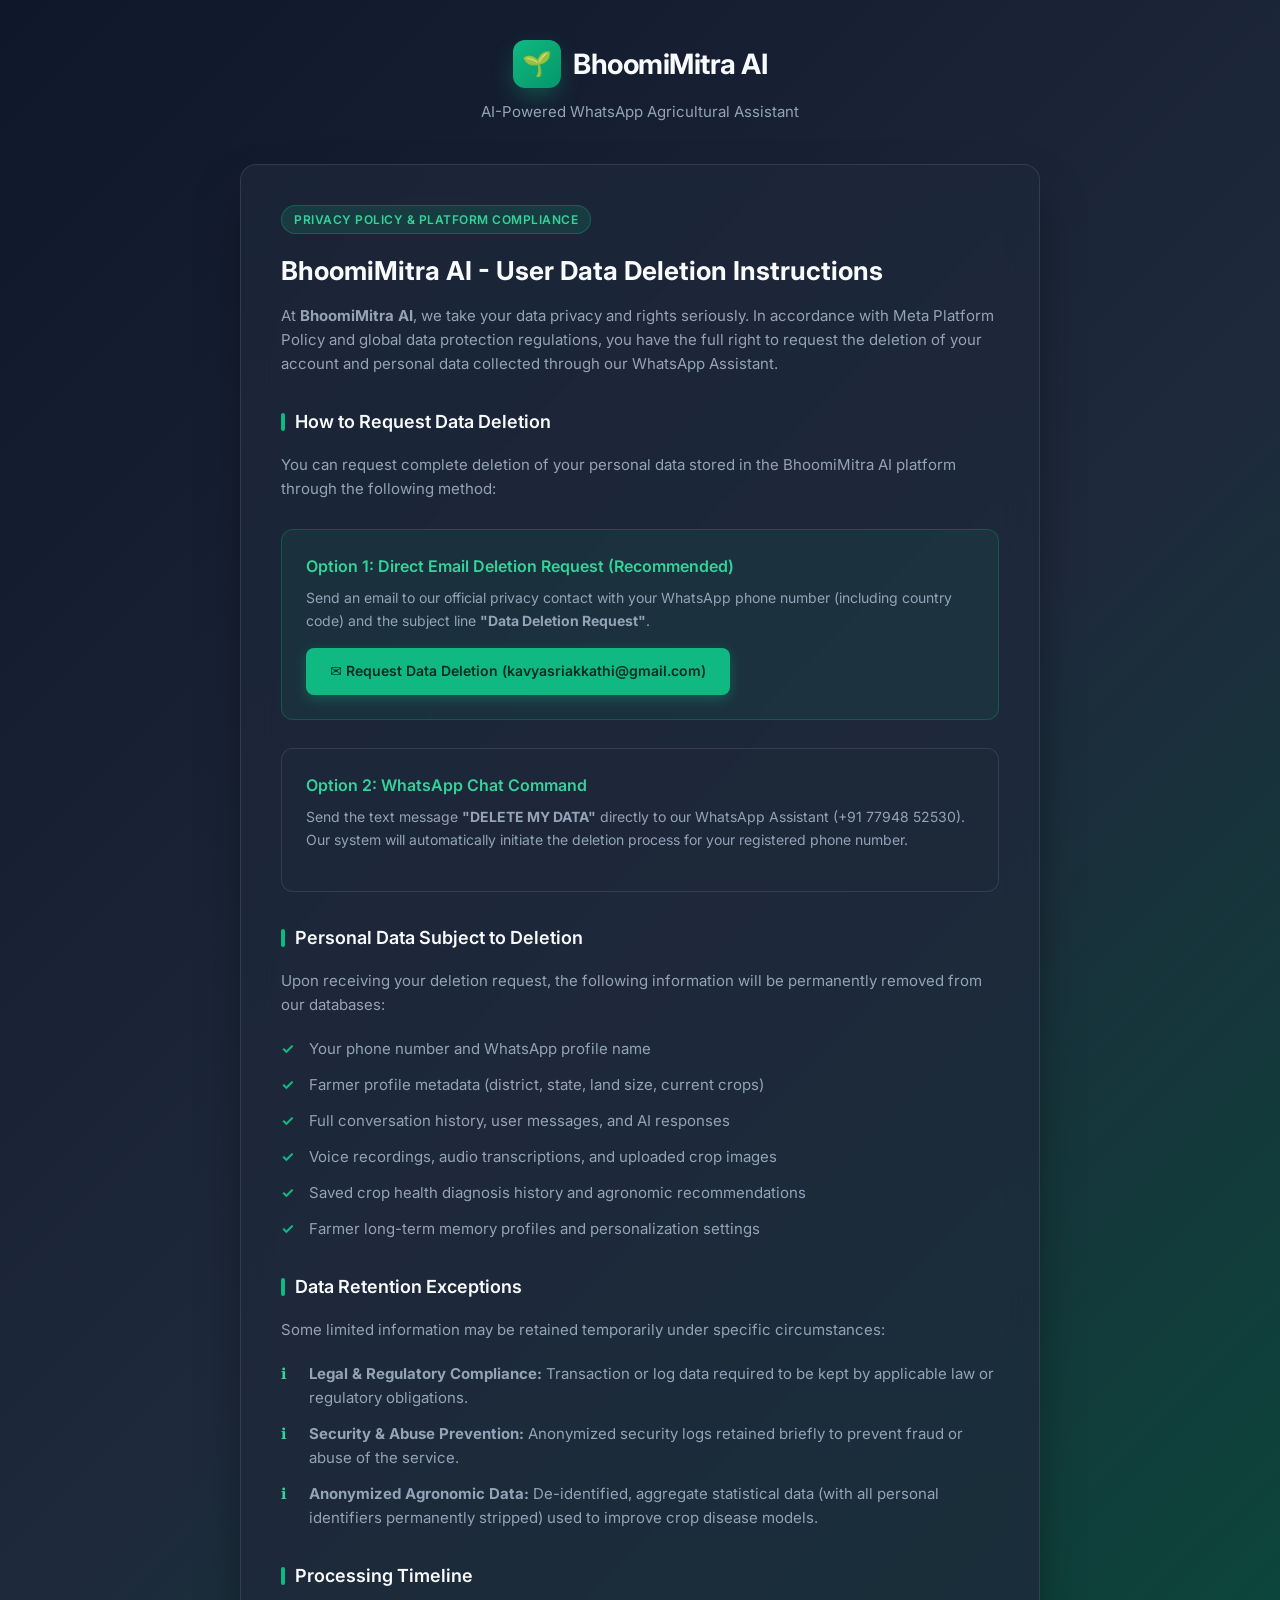
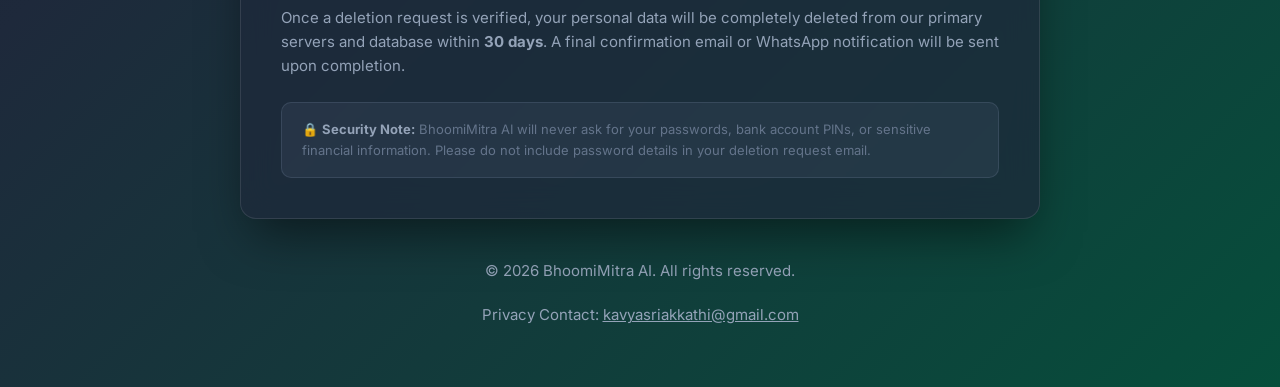
<file: data-deletion.html>
<!DOCTYPE html>
<html lang="en">
<head>
    <meta charset="UTF-8">
    <meta name="viewport" content="width=device-width, initial-scale=1.0">
    <title>BhoomiMitra AI - User Data Deletion Instructions</title>
    <meta name="description" content="BhoomiMitra AI - User Data Deletion Instructions for WhatsApp Farming Assistant. Learn how to request deletion of your personal information.">
    
    <!-- Google Fonts -->
    <link rel="preconnect" href="https://fonts.googleapis.com">
    <link rel="preconnect" href="https://fonts.gstatic.com" crossorigin>
    <link href="https://fonts.googleapis.com/css2?family=Inter:wght@300;400;500;600;700&display=swap" rel="stylesheet">
    
    <style>
        :root {
            --bg-gradient: linear-gradient(135deg, #0f172a 0%, #1e293b 50%, #064e3b 100%);
            --card-bg: rgba(30, 41, 59, 0.7);
            --card-border: rgba(255, 255, 255, 0.1);
            --text-primary: #f8fafc;
            --text-secondary: #94a3b8;
            --text-muted: #64748b;
            --accent-green: #10b981;
            --accent-green-hover: #059669;
            --accent-light: #34d399;
            --badge-bg: rgba(16, 185, 129, 0.15);
            --badge-border: rgba(16, 185, 129, 0.3);
            --card-radius: 16px;
            --font-family: 'Inter', system-ui, -apple-system, BlinkMacSystemFont, sans-serif;
        }

        * {
            box-sizing: border-box;
            margin: 0;
            padding: 0;
        }

        body {
            font-family: var(--font-family);
            background: var(--bg-gradient);
            color: var(--text-primary);
            min-height: 100vh;
            line-height: 1.6;
            padding: 40px 20px;
            display: flex;
            justify-content: center;
            align-items: flex-start;
        }

        .container {
            max-width: 800px;
            width: 100%;
            margin: 0 auto;
        }

        /* Header Branding */
        .brand-header {
            text-align: center;
            margin-bottom: 40px;
        }

        .brand-logo {
            display: inline-flex;
            align-items: center;
            gap: 12px;
            margin-bottom: 12px;
            text-decoration: none;
        }

        .logo-icon {
            width: 48px;
            height: 48px;
            background: linear-gradient(135deg, #10b981, #059669);
            border-radius: 12px;
            display: flex;
            align-items: center;
            justify-content: center;
            font-size: 24px;
            box-shadow: 0 10px 25px -5px rgba(16, 185, 129, 0.4);
        }

        .brand-name {
            font-size: 28px;
            font-weight: 700;
            color: var(--text-primary);
            letter-spacing: -0.5px;
        }

        .brand-subtitle {
            font-size: 15px;
            color: var(--text-secondary);
        }

        /* Main Card */
        .card {
            background: var(--card-bg);
            backdrop-filter: blur(16px);
            -webkit-backdrop-filter: blur(16px);
            border: 1px solid var(--card-border);
            border-radius: var(--card-radius);
            padding: 40px;
            box-shadow: 0 25px 50px -12px rgba(0, 0, 0, 0.5);
            margin-bottom: 30px;
        }

        h1 {
            font-size: 26px;
            font-weight: 700;
            margin-bottom: 16px;
            color: var(--text-primary);
            line-height: 1.3;
        }

        .badge {
            display: inline-block;
            padding: 4px 12px;
            background: var(--badge-bg);
            border: 1px solid var(--badge-border);
            color: var(--accent-light);
            border-radius: 20px;
            font-size: 12px;
            font-weight: 600;
            text-transform: uppercase;
            letter-spacing: 0.5px;
            margin-bottom: 20px;
        }

        p {
            color: var(--text-secondary);
            font-size: 15px;
            margin-bottom: 20px;
        }

        h2 {
            font-size: 18px;
            font-weight: 600;
            color: var(--text-primary);
            margin: 32px 0 16px 0;
            display: flex;
            align-items: center;
            gap: 10px;
        }

        h2::before {
            content: '';
            display: inline-block;
            width: 4px;
            height: 18px;
            background: var(--accent-green);
            border-radius: 2px;
        }

        /* List Items */
        ul {
            list-style: none;
            margin-bottom: 24px;
        }

        li {
            position: relative;
            padding-left: 28px;
            color: var(--text-secondary);
            font-size: 15px;
            margin-bottom: 12px;
        }

        li::before {
            content: '✓';
            position: absolute;
            left: 0;
            top: 0;
            color: var(--accent-green);
            font-weight: 700;
        }

        .retention-list li::before {
            content: 'ℹ';
            color: var(--accent-light);
        }

        /* Action Box */
        .action-box {
            background: rgba(16, 185, 129, 0.08);
            border: 1px solid rgba(16, 185, 129, 0.25);
            border-radius: 12px;
            padding: 24px;
            margin: 28px 0;
        }

        .action-box h3 {
            font-size: 16px;
            font-weight: 600;
            color: var(--accent-light);
            margin-bottom: 8px;
        }

        .action-box p {
            margin-bottom: 16px;
            font-size: 14px;
            color: var(--text-secondary);
        }

        .contact-email-btn {
            display: inline-flex;
            align-items: center;
            gap: 8px;
            background: var(--accent-green);
            color: #022c22;
            text-decoration: none;
            padding: 12px 24px;
            border-radius: 8px;
            font-weight: 600;
            font-size: 14px;
            transition: all 0.2s ease;
            box-shadow: 0 4px 12px rgba(16, 185, 129, 0.3);
        }

        .contact-email-btn:hover {
            background: var(--accent-green-hover);
            transform: translateY(-1px);
        }

        .info-notice {
            background: rgba(100, 116, 139, 0.15);
            border: 1px solid rgba(100, 116, 139, 0.3);
            border-radius: 10px;
            padding: 16px 20px;
            font-size: 13px;
            color: var(--text-muted);
            margin-top: 24px;
        }

        .info-notice strong {
            color: var(--text-secondary);
        }

        /* Footer */
        footer {
            text-align: center;
            font-size: 13px;
            color: var(--text-muted);
            margin-top: 40px;
        }

        footer a {
            color: var(--text-secondary);
            text-decoration: underline;
        }

        /* Responsive Design */
        @media (max-width: 640px) {
            body {
                padding: 16px 12px;
            }
            .card {
                padding: 20px 16px;
                border-radius: 12px;
            }
            h1 {
                font-size: 20px;
                line-height: 1.3;
            }
            .brand-name {
                font-size: 22px;
            }
            .contact-email-btn {
                width: 100%;
                font-size: 13px;
                padding: 12px 14px;
            }
            .step {
                gap: 12px;
            }
            .step-num {
                width: 32px;
                height: 32px;
                font-size: 14px;
            }
        }
        @media (max-width: 360px) {
            body {
                padding: 12px 8px;
            }
            .card {
                padding: 16px 12px;
            }
            h1 {
                font-size: 18px;
            }
            .brand-name {
                font-size: 20px;
            }
            .logo-icon {
                width: 40px;
                height: 40px;
                font-size: 20px;
            }
        }
    </style>
</head>
<body>

    <div class="container">
        <!-- Branding Header -->
        <header class="brand-header">
            <div class="brand-logo">
                <div class="logo-icon">🌱</div>
                <span class="brand-name">BhoomiMitra AI</span>
            </div>
            <p class="brand-subtitle">AI-Powered WhatsApp Agricultural Assistant</p>
        </header>

        <!-- Main Content Card -->
        <main class="card">
            <span class="badge">Privacy Policy & Platform Compliance</span>
            <h1>BhoomiMitra AI - User Data Deletion Instructions</h1>
            
            <p>
                At <strong>BhoomiMitra AI</strong>, we take your data privacy and rights seriously. In accordance with Meta Platform Policy and global data protection regulations, you have the full right to request the deletion of your account and personal data collected through our WhatsApp Assistant.
            </p>

            <!-- How to Request Deletion -->
            <h2>How to Request Data Deletion</h2>
            <p>
                You can request complete deletion of your personal data stored in the BhoomiMitra AI platform through the following method:
            </p>

            <div class="action-box">
                <h3>Option 1: Direct Email Deletion Request (Recommended)</h3>
                <p>
                    Send an email to our official privacy contact with your WhatsApp phone number (including country code) and the subject line <strong>"Data Deletion Request"</strong>.
                </p>
                <a href="mailto:kavyasriakkathi@gmail.com?subject=Data%20Deletion%20Request%20-%20BhoomiMitra%20AI" class="contact-email-btn">
                    ✉ Request Data Deletion (kavyasriakkathi@gmail.com)
                </a>
            </div>

            <div class="action-box" style="background: rgba(30, 41, 59, 0.5); border-color: rgba(255, 255, 255, 0.1);">
                <h3>Option 2: WhatsApp Chat Command</h3>
                <p>
                    Send the text message <strong>"DELETE MY DATA"</strong> directly to our WhatsApp Assistant (+91 77948 52530). Our system will automatically initiate the deletion process for your registered phone number.
                </p>
            </div>

            <!-- What Data Will Be Deleted -->
            <h2>Personal Data Subject to Deletion</h2>
            <p>Upon receiving your deletion request, the following information will be permanently removed from our databases:</p>
            <ul>
                <li>Your phone number and WhatsApp profile name</li>
                <li>Farmer profile metadata (district, state, land size, current crops)</li>
                <li>Full conversation history, user messages, and AI responses</li>
                <li>Voice recordings, audio transcriptions, and uploaded crop images</li>
                <li>Saved crop health diagnosis history and agronomic recommendations</li>
                <li>Farmer long-term memory profiles and personalization settings</li>
            </ul>

            <!-- Data Retention Exceptions -->
            <h2>Data Retention Exceptions</h2>
            <p>Some limited information may be retained temporarily under specific circumstances:</p>
            <ul class="retention-list">
                <li><strong>Legal & Regulatory Compliance:</strong> Transaction or log data required to be kept by applicable law or regulatory obligations.</li>
                <li><strong>Security & Abuse Prevention:</strong> Anonymized security logs retained briefly to prevent fraud or abuse of the service.</li>
                <li><strong>Anonymized Agronomic Data:</strong> De-identified, aggregate statistical data (with all personal identifiers permanently stripped) used to improve crop disease models.</li>
            </ul>

            <!-- Processing Timeline -->
            <h2>Processing Timeline</h2>
            <p>
                Once a deletion request is verified, your personal data will be completely deleted from our primary servers and database within <strong>30 days</strong>. A final confirmation email or WhatsApp notification will be sent upon completion.
            </p>

            <!-- Security Notice -->
            <div class="info-notice">
                🔒 <strong>Security Note:</strong> BhoomiMitra AI will never ask for your passwords, bank account PINs, or sensitive financial information. Please do not include password details in your deletion request email.
            </div>
        </main>

        <!-- Footer -->
        <footer>
            <p>© 2026 BhoomiMitra AI. All rights reserved.</p>
            <p>Privacy Contact: <a href="mailto:kavyasriakkathi@gmail.com">kavyasriakkathi@gmail.com</a></p>
        </footer>
    </div>

</body>
</html>
</file>
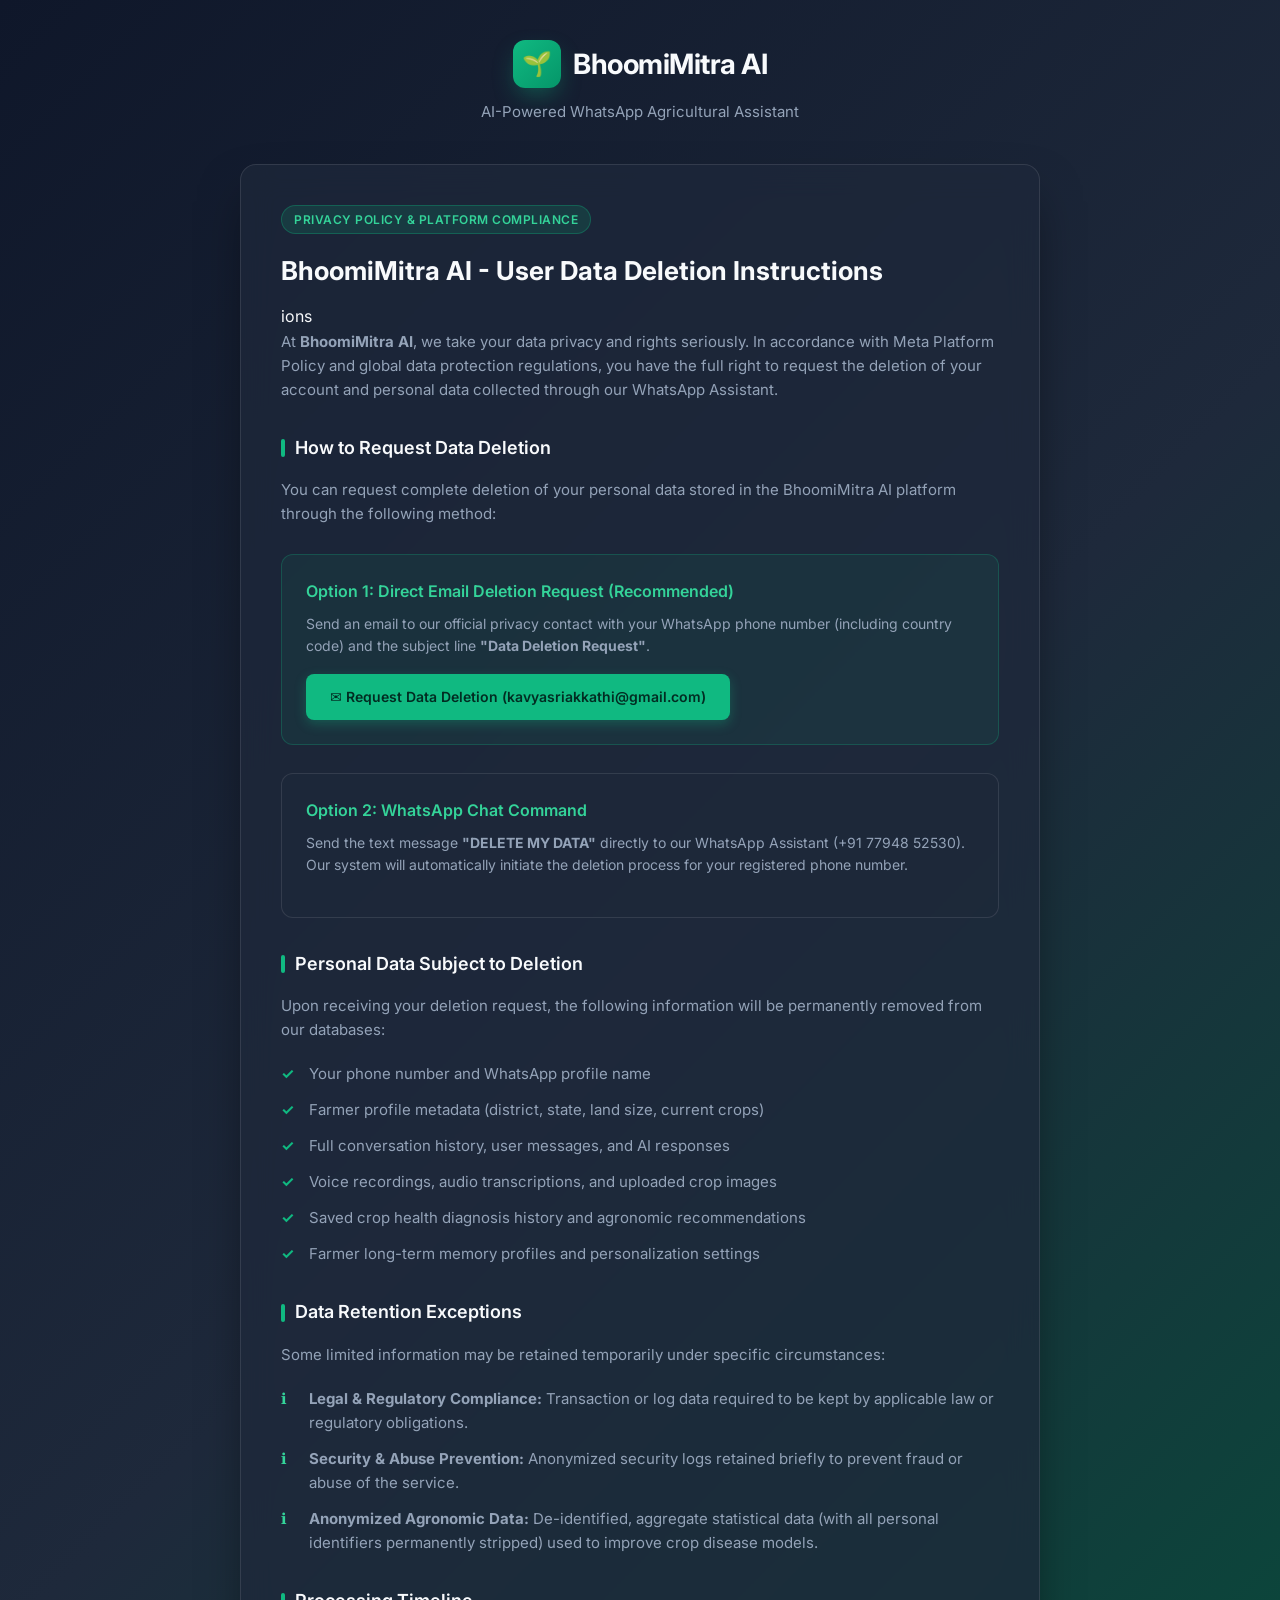
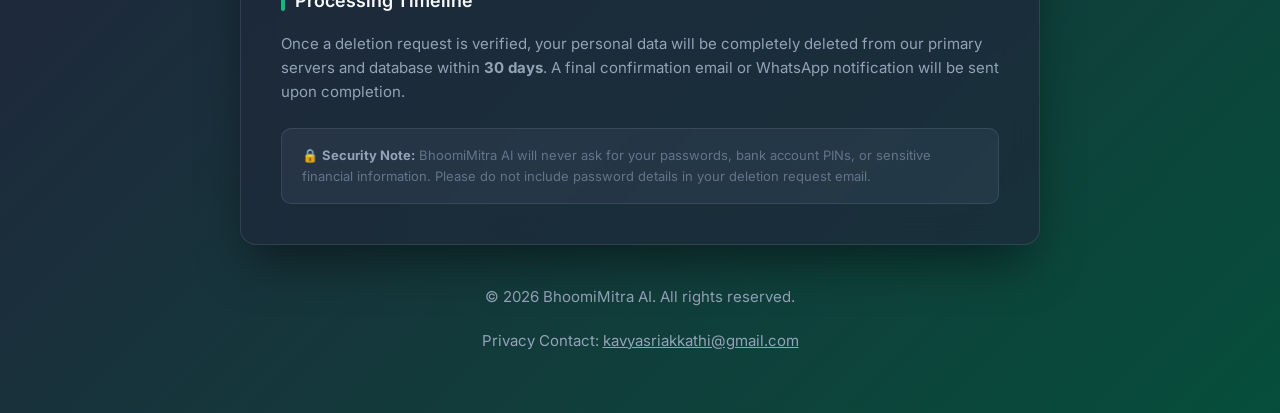
<file: static/data-deletion.html>
<!DOCTYPE html>
<html lang="en">
<head>
    <meta charset="UTF-8">
    <meta name="viewport" content="width=device-width, initial-scale=1.0">
    <title>BhoomiMitra AI - User Data Deletion Instructions</title>
    <meta name="description" content="BhoomiMitra AI - User Data Deletion Instructions for WhatsApp Farming Assistant. Learn how to request deletion of your personal information.">
    
    <!-- Google Fonts -->
    <link rel="preconnect" href="https://fonts.googleapis.com">
    <link rel="preconnect" href="https://fonts.gstatic.com" crossorigin>
    <link href="https://fonts.googleapis.com/css2?family=Inter:wght@300;400;500;600;700&display=swap" rel="stylesheet">
    
    <style>
        :root {
            --bg-gradient: linear-gradient(135deg, #0f172a 0%, #1e293b 50%, #064e3b 100%);
            --card-bg: rgba(30, 41, 59, 0.7);
            --card-border: rgba(255, 255, 255, 0.1);
            --text-primary: #f8fafc;
            --text-secondary: #94a3b8;
            --text-muted: #64748b;
            --accent-green: #10b981;
            --accent-green-hover: #059669;
            --accent-light: #34d399;
            --badge-bg: rgba(16, 185, 129, 0.15);
            --badge-border: rgba(16, 185, 129, 0.3);
            --card-radius: 16px;
            --font-family: 'Inter', system-ui, -apple-system, BlinkMacSystemFont, sans-serif;
        }

        * {
            box-sizing: border-box;
            margin: 0;
            padding: 0;
        }

        body {
            font-family: var(--font-family);
            background: var(--bg-gradient);
            color: var(--text-primary);
            min-height: 100vh;
            line-height: 1.6;
            padding: 40px 20px;
            display: flex;
            justify-content: center;
            align-items: flex-start;
        }

        .container {
            max-width: 800px;
            width: 100%;
            margin: 0 auto;
        }

        /* Header Branding */
        .brand-header {
            text-align: center;
            margin-bottom: 40px;
        }

        .brand-logo {
            display: inline-flex;
            align-items: center;
            gap: 12px;
            margin-bottom: 12px;
            text-decoration: none;
        }

        .logo-icon {
            width: 48px;
            height: 48px;
            background: linear-gradient(135deg, #10b981, #059669);
            border-radius: 12px;
            display: flex;
            align-items: center;
            justify-content: center;
            font-size: 24px;
            box-shadow: 0 10px 25px -5px rgba(16, 185, 129, 0.4);
        }

        .brand-name {
            font-size: 28px;
            font-weight: 700;
            color: var(--text-primary);
            letter-spacing: -0.5px;
        }

        .brand-subtitle {
            font-size: 15px;
            color: var(--text-secondary);
        }

        /* Main Card */
        .card {
            background: var(--card-bg);
            backdrop-filter: blur(16px);
            -webkit-backdrop-filter: blur(16px);
            border: 1px solid var(--card-border);
            border-radius: var(--card-radius);
            padding: 40px;
            box-shadow: 0 25px 50px -12px rgba(0, 0, 0, 0.5);
            margin-bottom: 30px;
        }

        h1 {
            font-size: 26px;
            font-weight: 700;
            margin-bottom: 16px;
            color: var(--text-primary);
            line-height: 1.3;
        }

        .badge {
            display: inline-block;
            padding: 4px 12px;
            background: var(--badge-bg);
            border: 1px solid var(--badge-border);
            color: var(--accent-light);
            border-radius: 20px;
            font-size: 12px;
            font-weight: 600;
            text-transform: uppercase;
            letter-spacing: 0.5px;
            margin-bottom: 20px;
        }

        p {
            color: var(--text-secondary);
            font-size: 15px;
            margin-bottom: 20px;
        }

        h2 {
            font-size: 18px;
            font-weight: 600;
            color: var(--text-primary);
            margin: 32px 0 16px 0;
            display: flex;
            align-items: center;
            gap: 10px;
        }

        h2::before {
            content: '';
            display: inline-block;
            width: 4px;
            height: 18px;
            background: var(--accent-green);
            border-radius: 2px;
        }

        /* List Items */
        ul {
            list-style: none;
            margin-bottom: 24px;
        }

        li {
            position: relative;
            padding-left: 28px;
            color: var(--text-secondary);
            font-size: 15px;
            margin-bottom: 12px;
        }

        li::before {
            content: '✓';
            position: absolute;
            left: 0;
            top: 0;
            color: var(--accent-green);
            font-weight: 700;
        }

        .retention-list li::before {
            content: 'ℹ';
            color: var(--accent-light);
        }

        /* Action Box */
        .action-box {
            background: rgba(16, 185, 129, 0.08);
            border: 1px solid rgba(16, 185, 129, 0.25);
            border-radius: 12px;
            padding: 24px;
            margin: 28px 0;
        }

        .action-box h3 {
            font-size: 16px;
            font-weight: 600;
            color: var(--accent-light);
            margin-bottom: 8px;
        }

        .action-box p {
            margin-bottom: 16px;
            font-size: 14px;
            color: var(--text-secondary);
        }

        .contact-email-btn {
            display: inline-flex;
            align-items: center;
            gap: 8px;
            background: var(--accent-green);
            color: #022c22;
            text-decoration: none;
            padding: 12px 24px;
            border-radius: 8px;
            font-weight: 600;
            font-size: 14px;
            transition: all 0.2s ease;
            box-shadow: 0 4px 12px rgba(16, 185, 129, 0.3);
        }

        .contact-email-btn:hover {
            background: var(--accent-green-hover);
            transform: translateY(-1px);
        }

        .info-notice {
            background: rgba(100, 116, 139, 0.15);
            border: 1px solid rgba(100, 116, 139, 0.3);
            border-radius: 10px;
            padding: 16px 20px;
            font-size: 13px;
            color: var(--text-muted);
            margin-top: 24px;
        }

        .info-notice strong {
            color: var(--text-secondary);
        }

        /* Footer */
        footer {
            text-align: center;
            font-size: 13px;
            color: var(--text-muted);
            margin-top: 40px;
        }

        footer a {
            color: var(--text-secondary);
            text-decoration: underline;
        }

        /* Responsive Design */
        @media (max-width: 640px) {
            body {
                padding: 16px 12px;
            }
            .card {
                padding: 20px 16px;
                border-radius: 12px;
            }
            h1 {
                font-size: 20px;
                line-height: 1.3;
            }
            .brand-name {
                font-size: 22px;
            }
            .contact-email-btn {
                width: 100%;
                font-size: 13px;
                padding: 12px 14px;
            }
            .step {
                gap: 12px;
            }
            .step-num {
                width: 32px;
                height: 32px;
                font-size: 14px;
            }
        }
        @media (max-width: 360px) {
            body {
                padding: 12px 8px;
            }
            .card {
                padding: 16px 12px;
            }
            h1 {
                font-size: 18px;
            }
            .brand-name {
                font-size: 20px;
            }
            .logo-icon {
                width: 40px;
                height: 40px;
                font-size: 20px;
            }
        }
    </style>
</head>
<body>

    <div class="container">
        <!-- Branding Header -->
        <header class="brand-header">
            <div class="brand-logo">
                <div class="logo-icon">🌱</div>
                <span class="brand-name">BhoomiMitra AI</span>
            </div>
            <p class="brand-subtitle">AI-Powered WhatsApp Agricultural Assistant</p>
        </header>

        <!-- Main Content Card -->
        <main class="card">
            <span class="badge">Privacy Policy & Platform Compliance</span>
            <h1>BhoomiMitra AI - User Data Deletion Instructions</h1>ions</h1>
            
            <p>
                At <strong>BhoomiMitra AI</strong>, we take your data privacy and rights seriously. In accordance with Meta Platform Policy and global data protection regulations, you have the full right to request the deletion of your account and personal data collected through our WhatsApp Assistant.
            </p>

            <!-- How to Request Deletion -->
            <h2>How to Request Data Deletion</h2>
            <p>
                You can request complete deletion of your personal data stored in the BhoomiMitra AI platform through the following method:
            </p>

            <div class="action-box">
                <h3>Option 1: Direct Email Deletion Request (Recommended)</h3>
                <p>
                    Send an email to our official privacy contact with your WhatsApp phone number (including country code) and the subject line <strong>"Data Deletion Request"</strong>.
                </p>
                <a href="mailto:kavyasriakkathi@gmail.com?subject=Data%20Deletion%20Request%20-%20BhoomiMitra%20AI" class="contact-email-btn">
                    ✉ Request Data Deletion (kavyasriakkathi@gmail.com)
                </a>
            </div>

            <div class="action-box" style="background: rgba(30, 41, 59, 0.5); border-color: rgba(255, 255, 255, 0.1);">
                <h3>Option 2: WhatsApp Chat Command</h3>
                <p>
                    Send the text message <strong>"DELETE MY DATA"</strong> directly to our WhatsApp Assistant (+91 77948 52530). Our system will automatically initiate the deletion process for your registered phone number.
                </p>
            </div>

            <!-- What Data Will Be Deleted -->
            <h2>Personal Data Subject to Deletion</h2>
            <p>Upon receiving your deletion request, the following information will be permanently removed from our databases:</p>
            <ul>
                <li>Your phone number and WhatsApp profile name</li>
                <li>Farmer profile metadata (district, state, land size, current crops)</li>
                <li>Full conversation history, user messages, and AI responses</li>
                <li>Voice recordings, audio transcriptions, and uploaded crop images</li>
                <li>Saved crop health diagnosis history and agronomic recommendations</li>
                <li>Farmer long-term memory profiles and personalization settings</li>
            </ul>

            <!-- Data Retention Exceptions -->
            <h2>Data Retention Exceptions</h2>
            <p>Some limited information may be retained temporarily under specific circumstances:</p>
            <ul class="retention-list">
                <li><strong>Legal & Regulatory Compliance:</strong> Transaction or log data required to be kept by applicable law or regulatory obligations.</li>
                <li><strong>Security & Abuse Prevention:</strong> Anonymized security logs retained briefly to prevent fraud or abuse of the service.</li>
                <li><strong>Anonymized Agronomic Data:</strong> De-identified, aggregate statistical data (with all personal identifiers permanently stripped) used to improve crop disease models.</li>
            </ul>

            <!-- Processing Timeline -->
            <h2>Processing Timeline</h2>
            <p>
                Once a deletion request is verified, your personal data will be completely deleted from our primary servers and database within <strong>30 days</strong>. A final confirmation email or WhatsApp notification will be sent upon completion.
            </p>

            <!-- Security Notice -->
            <div class="info-notice">
                🔒 <strong>Security Note:</strong> BhoomiMitra AI will never ask for your passwords, bank account PINs, or sensitive financial information. Please do not include password details in your deletion request email.
            </div>
        </main>

        <!-- Footer -->
        <footer>
            <p>© 2026 BhoomiMitra AI. All rights reserved.</p>
            <p>Privacy Contact: <a href="mailto:kavyasriakkathi@gmail.com">kavyasriakkathi@gmail.com</a></p>
        </footer>
    </div>

</body>
</html>
</file>
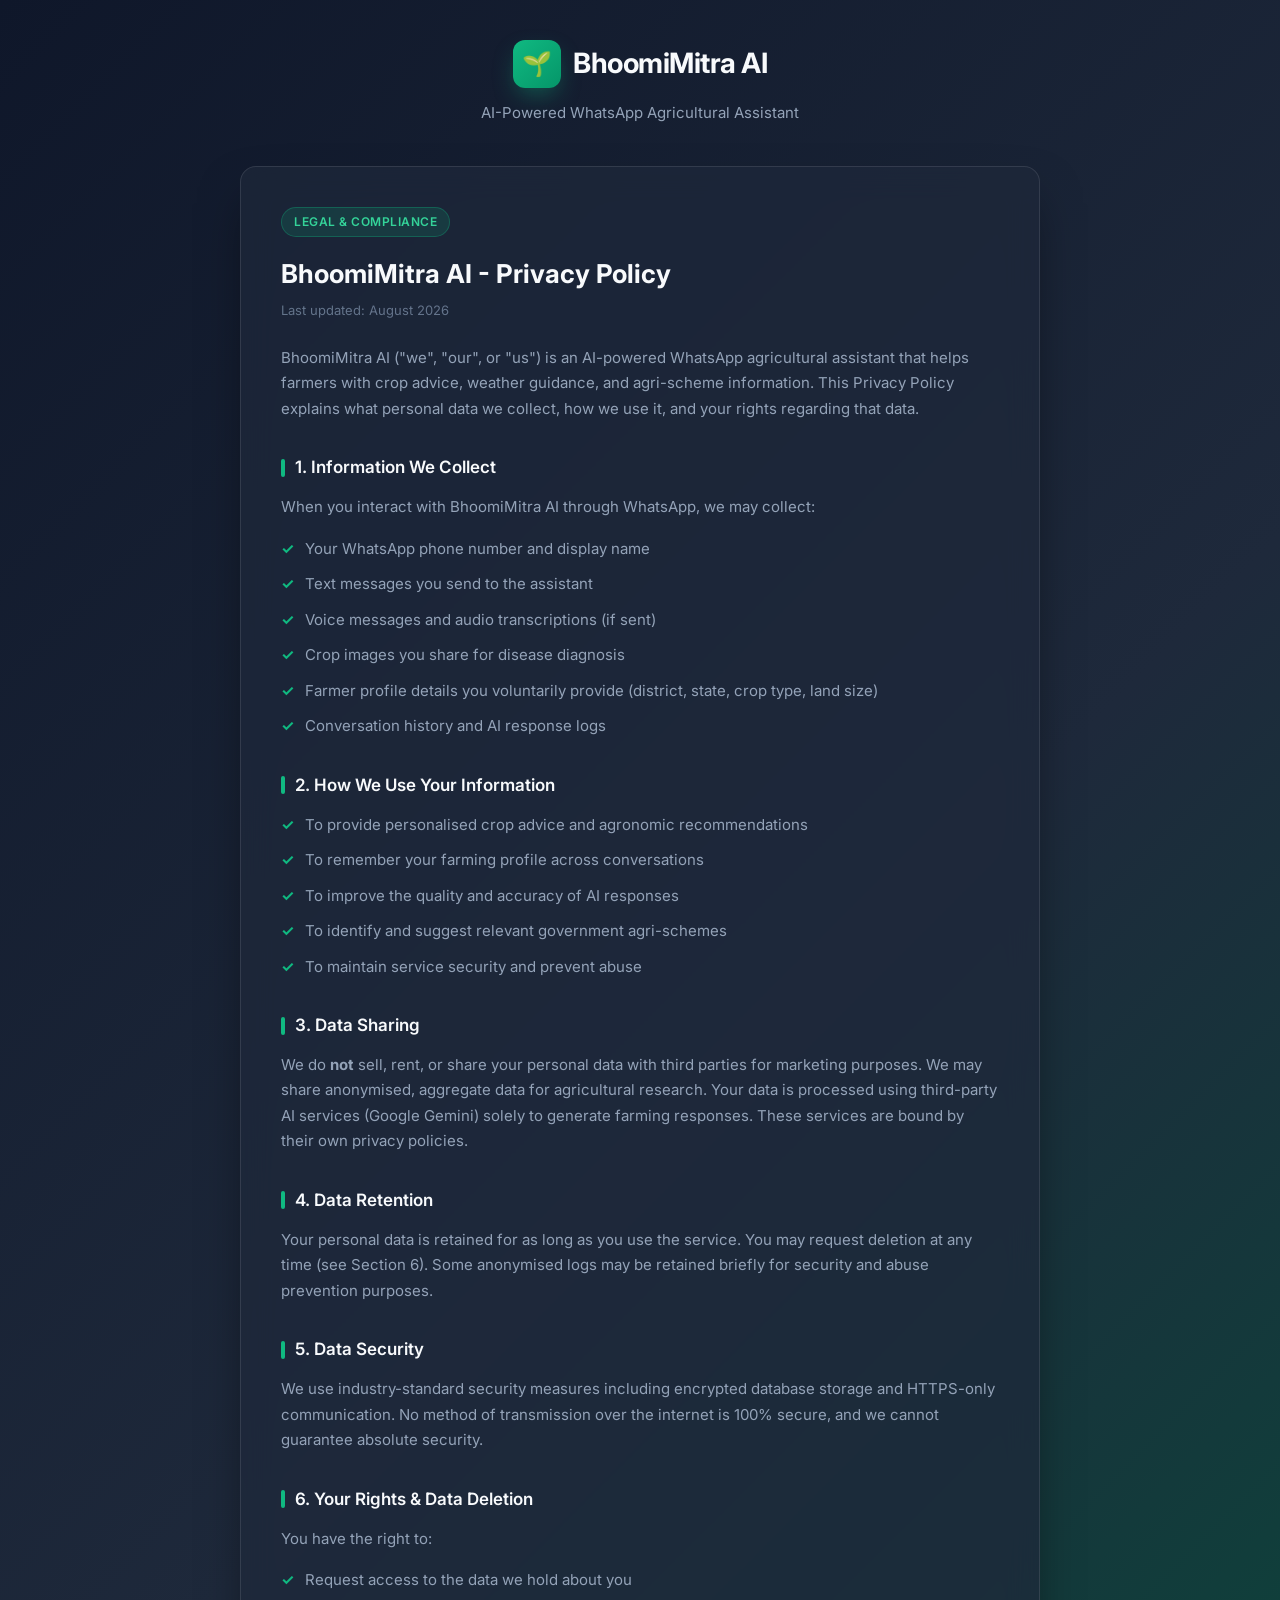
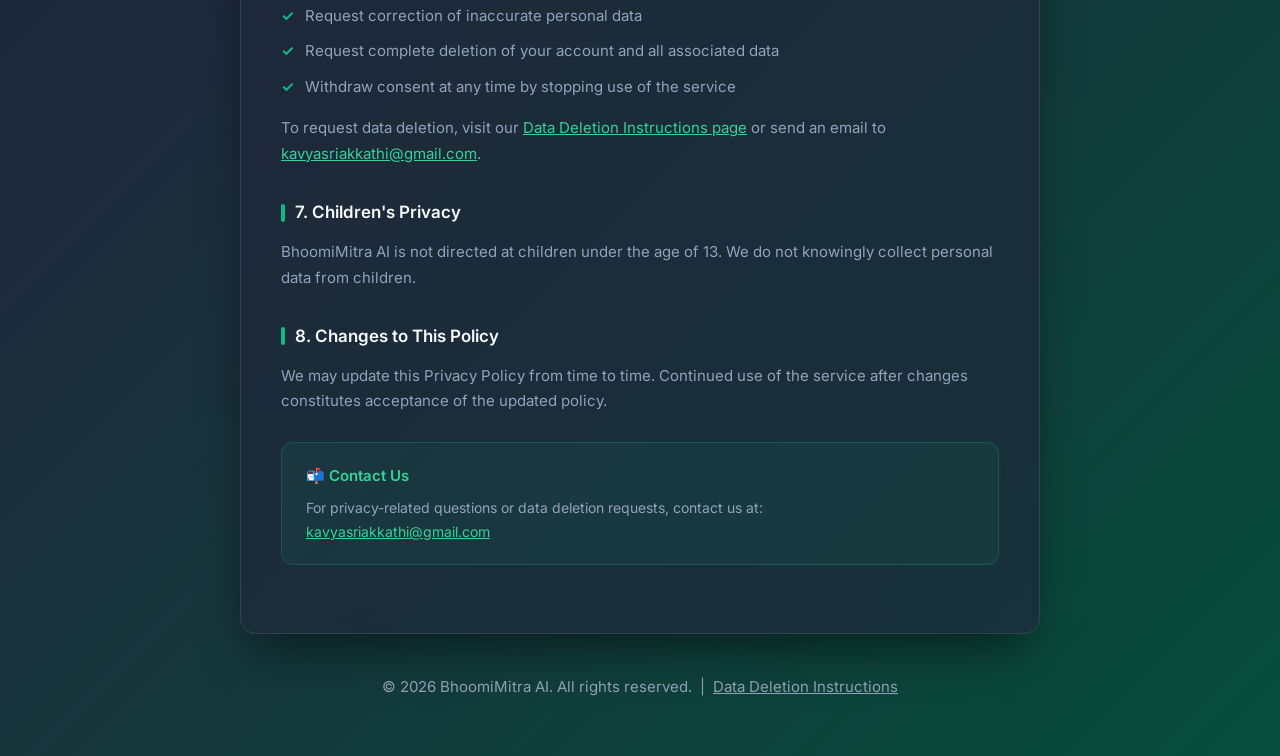
<file: templates/privacy-policy.html>
<!DOCTYPE html>
<html lang="en">
<head>
    <meta charset="UTF-8">
    <meta name="viewport" content="width=device-width, initial-scale=1.0">
    <title>BhoomiMitra AI - Privacy Policy</title>
    <meta name="description" content="BhoomiMitra AI Privacy Policy. Learn how we collect, use, and protect your personal data through our WhatsApp Agricultural Assistant.">

    <link rel="preconnect" href="https://fonts.googleapis.com">
    <link rel="preconnect" href="https://fonts.gstatic.com" crossorigin>
    <link href="https://fonts.googleapis.com/css2?family=Inter:wght@300;400;500;600;700&display=swap" rel="stylesheet">

    <style>
        :root {
            --bg-gradient: linear-gradient(135deg, #0f172a 0%, #1e293b 50%, #064e3b 100%);
            --card-bg: rgba(30, 41, 59, 0.7);
            --card-border: rgba(255, 255, 255, 0.1);
            --text-primary: #f8fafc;
            --text-secondary: #94a3b8;
            --text-muted: #64748b;
            --accent-green: #10b981;
            --accent-green-hover: #059669;
            --accent-light: #34d399;
            --badge-bg: rgba(16, 185, 129, 0.15);
            --badge-border: rgba(16, 185, 129, 0.3);
            --card-radius: 16px;
            --font-family: 'Inter', system-ui, -apple-system, BlinkMacSystemFont, sans-serif;
        }

        * { box-sizing: border-box; margin: 0; padding: 0; }

        body {
            font-family: var(--font-family);
            background: var(--bg-gradient);
            color: var(--text-primary);
            min-height: 100vh;
            line-height: 1.7;
            padding: 40px 20px;
        }

        .container { max-width: 800px; width: 100%; margin: 0 auto; }

        .brand-header { text-align: center; margin-bottom: 40px; }

        .brand-logo {
            display: inline-flex;
            align-items: center;
            gap: 12px;
            margin-bottom: 12px;
        }

        .logo-icon {
            width: 48px; height: 48px;
            background: linear-gradient(135deg, #10b981, #059669);
            border-radius: 12px;
            display: flex; align-items: center; justify-content: center;
            font-size: 24px;
            box-shadow: 0 10px 25px -5px rgba(16, 185, 129, 0.4);
        }

        .brand-name {
            font-size: 28px; font-weight: 700;
            color: var(--text-primary); letter-spacing: -0.5px;
        }

        .brand-subtitle { font-size: 15px; color: var(--text-secondary); }

        .card {
            background: var(--card-bg);
            backdrop-filter: blur(16px);
            -webkit-backdrop-filter: blur(16px);
            border: 1px solid var(--card-border);
            border-radius: var(--card-radius);
            padding: 40px;
            box-shadow: 0 25px 50px -12px rgba(0, 0, 0, 0.5);
            margin-bottom: 30px;
        }

        .badge {
            display: inline-block;
            padding: 4px 12px;
            background: var(--badge-bg);
            border: 1px solid var(--badge-border);
            color: var(--accent-light);
            border-radius: 20px;
            font-size: 12px; font-weight: 600;
            text-transform: uppercase; letter-spacing: 0.5px;
            margin-bottom: 20px;
        }

        h1 {
            font-size: 26px; font-weight: 700;
            margin-bottom: 8px;
            color: var(--text-primary); line-height: 1.3;
        }

        .last-updated {
            font-size: 13px; color: var(--text-muted);
            margin-bottom: 24px;
        }

        p { color: var(--text-secondary); font-size: 15px; margin-bottom: 16px; }

        h2 {
            font-size: 17px; font-weight: 600;
            color: var(--text-primary);
            margin: 32px 0 12px 0;
            display: flex; align-items: center; gap: 10px;
        }

        h2::before {
            content: '';
            display: inline-block;
            width: 4px; height: 18px;
            background: var(--accent-green);
            border-radius: 2px;
        }

        ul { list-style: none; margin-bottom: 16px; }

        li {
            position: relative;
            padding-left: 24px;
            color: var(--text-secondary);
            font-size: 15px; margin-bottom: 10px;
        }

        li::before {
            content: '✓';
            position: absolute; left: 0; top: 0;
            color: var(--accent-green); font-weight: 700;
        }

        a { color: var(--accent-light); text-decoration: underline; }

        .contact-box {
            background: rgba(16, 185, 129, 0.08);
            border: 1px solid rgba(16, 185, 129, 0.25);
            border-radius: 12px;
            padding: 20px 24px;
            margin: 28px 0;
        }

        .contact-box h3 {
            font-size: 15px; font-weight: 600;
            color: var(--accent-light); margin-bottom: 8px;
        }

        .contact-box p { margin-bottom: 0; font-size: 14px; }

        footer {
            text-align: center;
            font-size: 13px; color: var(--text-muted);
            margin-top: 40px;
        }

        footer a { color: var(--text-secondary); }

        @media (max-width: 640px) {
            body { padding: 16px 12px; }
            .card { padding: 20px 16px; border-radius: 12px; }
            h1 { font-size: 20px; line-height: 1.3; }
            .brand-name { font-size: 22px; }
            .contact-box { padding: 16px; }
        }
        @media (max-width: 360px) {
            body { padding: 12px 8px; }
            .card { padding: 16px 12px; }
            h1 { font-size: 18px; }
            .brand-name { font-size: 20px; }
            .logo-icon { width: 40px; height: 40px; font-size: 20px; }
        }
    </style>
</head>
<body>
<div class="container">

    <header class="brand-header">
        <div class="brand-logo">
            <div class="logo-icon">🌱</div>
            <span class="brand-name">BhoomiMitra AI</span>
        </div>
        <p class="brand-subtitle">AI-Powered WhatsApp Agricultural Assistant</p>
    </header>

    <main class="card">
        <span class="badge">Legal &amp; Compliance</span>
        <h1>BhoomiMitra AI - Privacy Policy</h1>
        <p class="last-updated">Last updated: August 2026</p>

        <p>
            BhoomiMitra AI ("we", "our", or "us") is an AI-powered WhatsApp agricultural assistant
            that helps farmers with crop advice, weather guidance, and agri-scheme information.
            This Privacy Policy explains what personal data we collect, how we use it, and your rights
            regarding that data.
        </p>

        <h2>1. Information We Collect</h2>
        <p>When you interact with BhoomiMitra AI through WhatsApp, we may collect:</p>
        <ul>
            <li>Your WhatsApp phone number and display name</li>
            <li>Text messages you send to the assistant</li>
            <li>Voice messages and audio transcriptions (if sent)</li>
            <li>Crop images you share for disease diagnosis</li>
            <li>Farmer profile details you voluntarily provide (district, state, crop type, land size)</li>
            <li>Conversation history and AI response logs</li>
        </ul>

        <h2>2. How We Use Your Information</h2>
        <ul>
            <li>To provide personalised crop advice and agronomic recommendations</li>
            <li>To remember your farming profile across conversations</li>
            <li>To improve the quality and accuracy of AI responses</li>
            <li>To identify and suggest relevant government agri-schemes</li>
            <li>To maintain service security and prevent abuse</li>
        </ul>

        <h2>3. Data Sharing</h2>
        <p>
            We do <strong>not</strong> sell, rent, or share your personal data with third parties
            for marketing purposes. We may share anonymised, aggregate data for agricultural research.
            Your data is processed using third-party AI services (Google Gemini) solely to generate
            farming responses. These services are bound by their own privacy policies.
        </p>

        <h2>4. Data Retention</h2>
        <p>
            Your personal data is retained for as long as you use the service. You may request
            deletion at any time (see Section 6). Some anonymised logs may be retained briefly
            for security and abuse prevention purposes.
        </p>

        <h2>5. Data Security</h2>
        <p>
            We use industry-standard security measures including encrypted database storage and
            HTTPS-only communication. No method of transmission over the internet is 100% secure,
            and we cannot guarantee absolute security.
        </p>

        <h2>6. Your Rights &amp; Data Deletion</h2>
        <p>You have the right to:</p>
        <ul>
            <li>Request access to the data we hold about you</li>
            <li>Request correction of inaccurate personal data</li>
            <li>Request complete deletion of your account and all associated data</li>
            <li>Withdraw consent at any time by stopping use of the service</li>
        </ul>
        <p>
            To request data deletion, visit our
            <a href="/data-deletion">Data Deletion Instructions page</a>
            or send an email to
            <a href="mailto:kavyasriakkathi@gmail.com">kavyasriakkathi@gmail.com</a>.
        </p>

        <h2>7. Children's Privacy</h2>
        <p>
            BhoomiMitra AI is not directed at children under the age of 13. We do not knowingly
            collect personal data from children.
        </p>

        <h2>8. Changes to This Policy</h2>
        <p>
            We may update this Privacy Policy from time to time. Continued use of the service
            after changes constitutes acceptance of the updated policy.
        </p>

        <div class="contact-box">
            <h3>📬 Contact Us</h3>
            <p>
                For privacy-related questions or data deletion requests, contact us at:<br>
                <a href="mailto:kavyasriakkathi@gmail.com">kavyasriakkathi@gmail.com</a>
            </p>
        </div>
    </main>

    <footer>
        <p>© 2026 BhoomiMitra AI. All rights reserved. &nbsp;|&nbsp;
            <a href="/data-deletion">Data Deletion Instructions</a>
        </p>
    </footer>

</div>
</body>
</html>
</file>
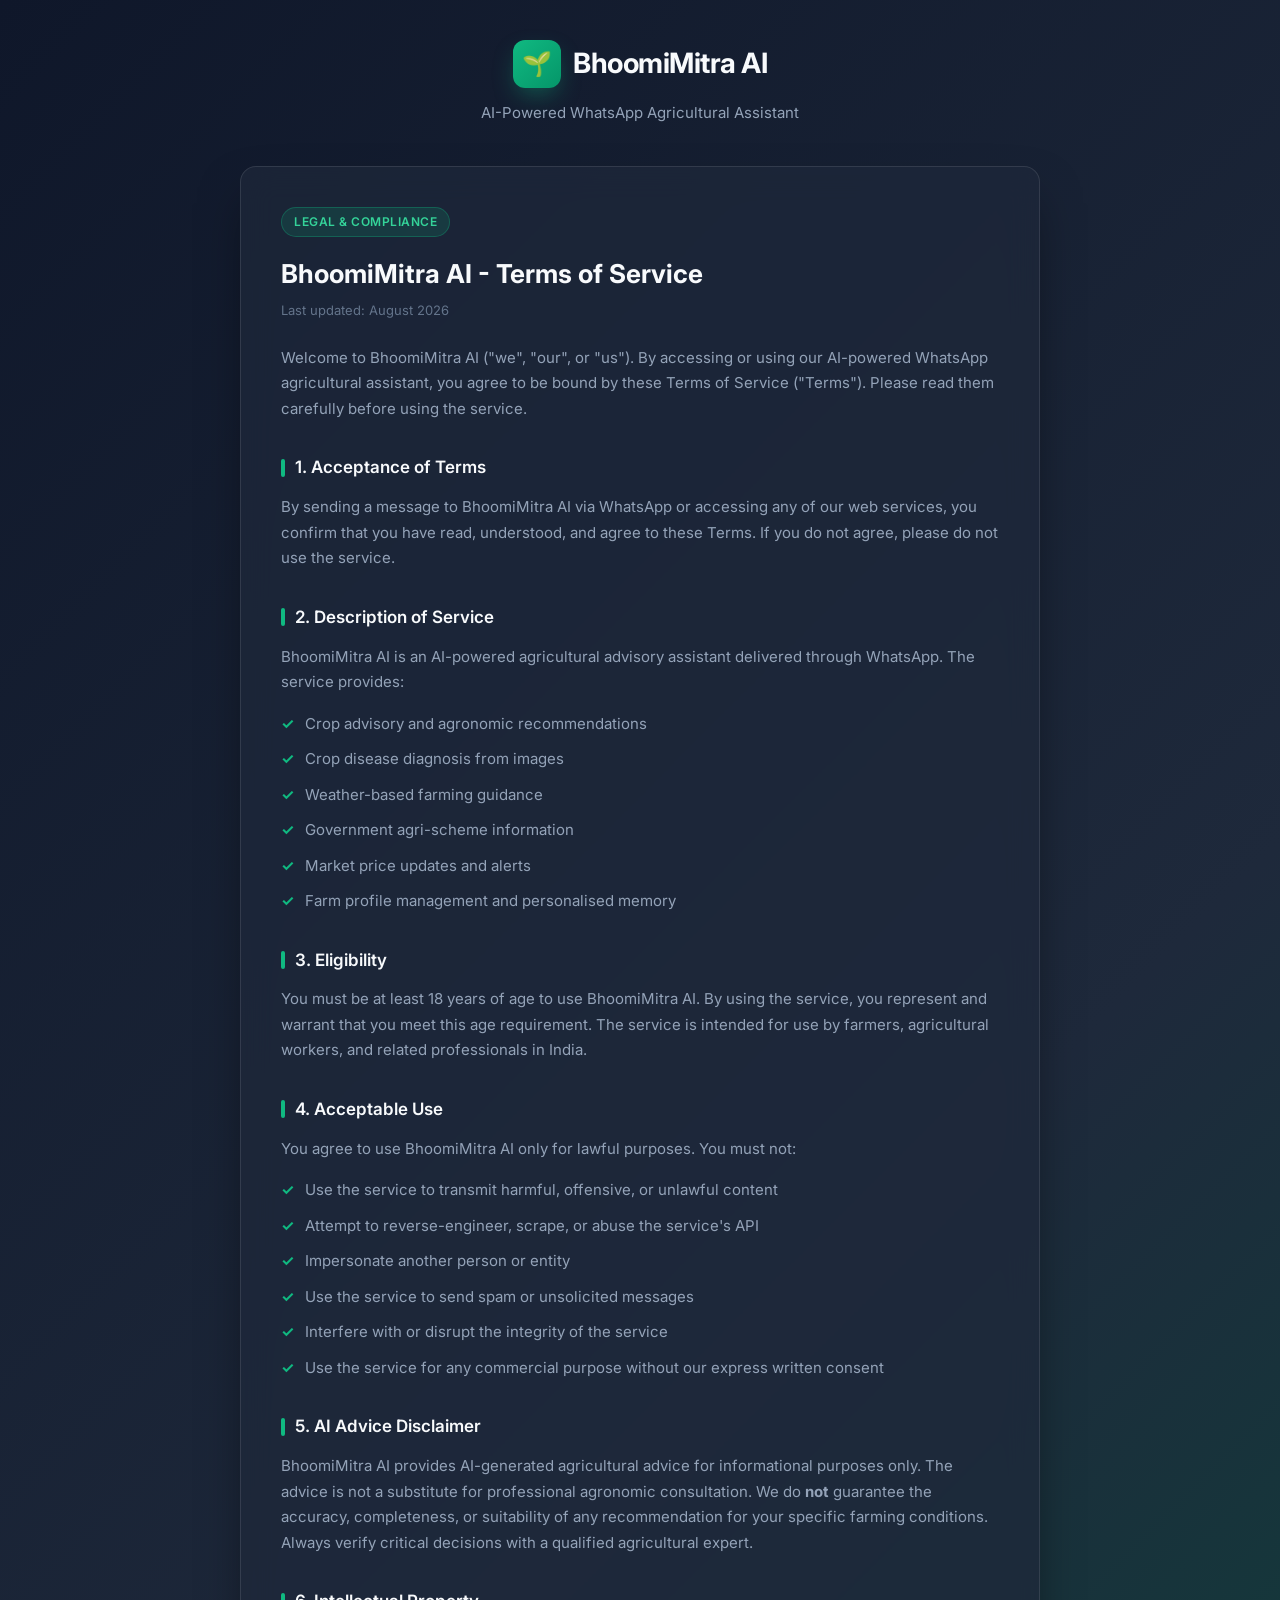
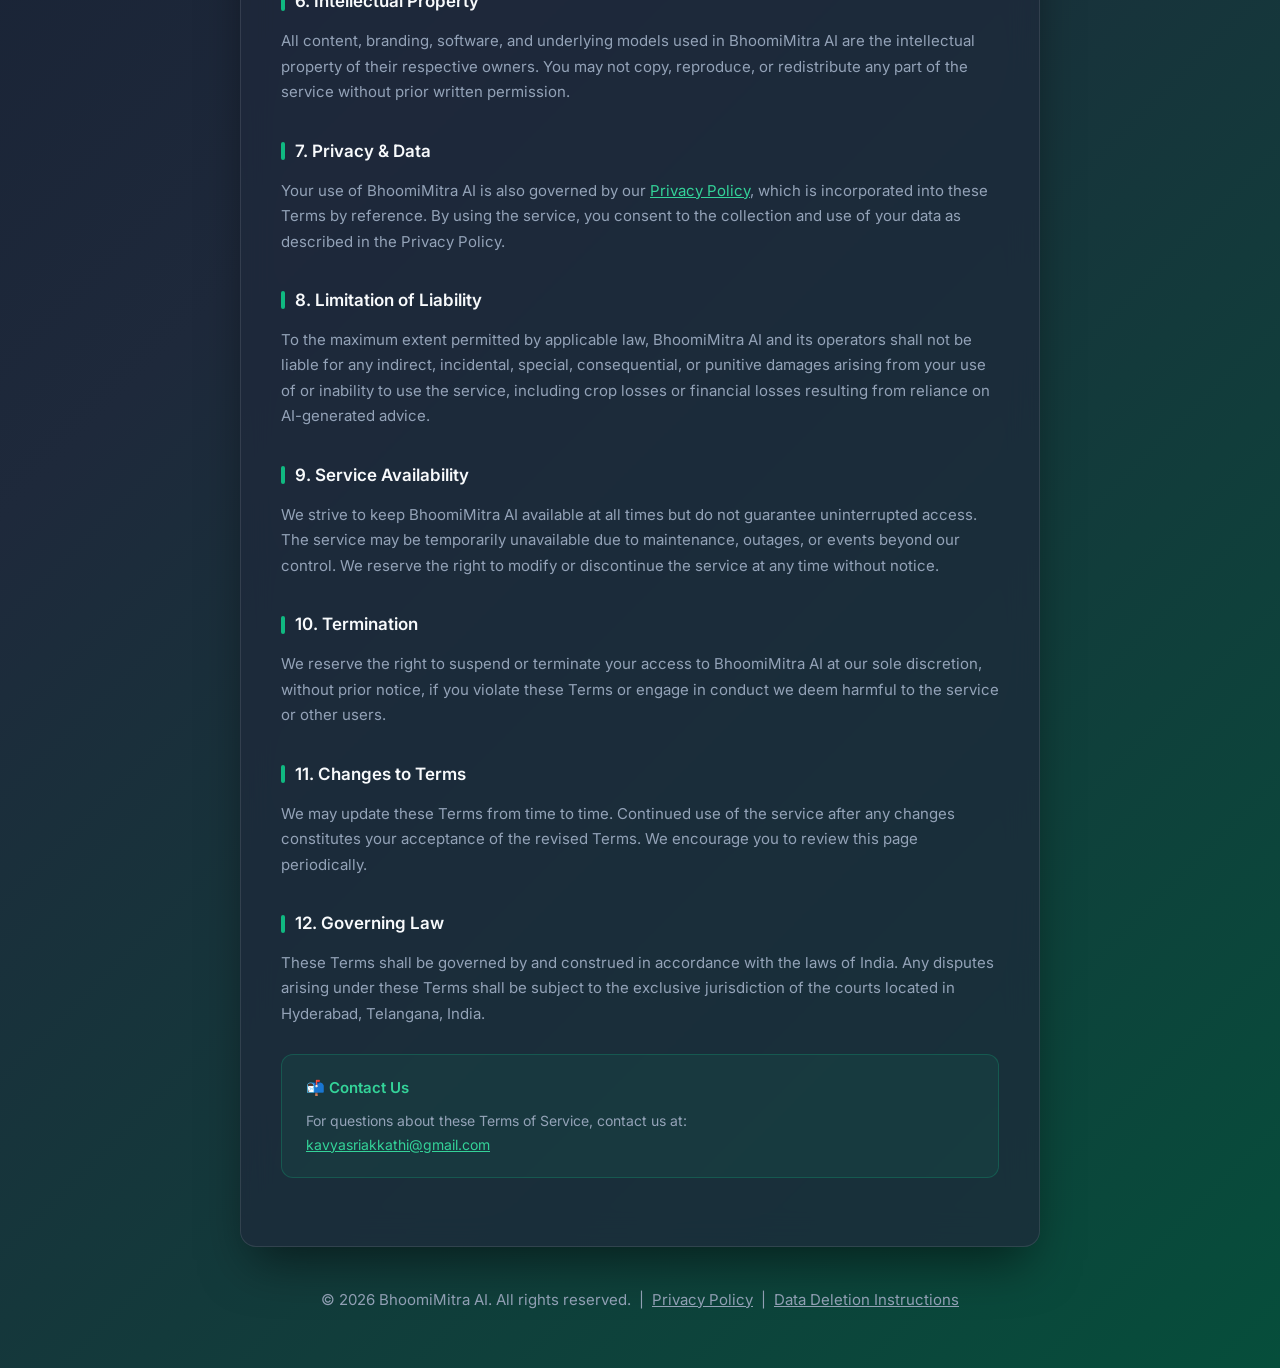
<file: templates/terms.html>
<!DOCTYPE html>
<html lang="en">
<head>
    <meta charset="UTF-8">
    <meta name="viewport" content="width=device-width, initial-scale=1.0">
    <title>BhoomiMitra AI - Terms of Service</title>
    <meta name="description" content="BhoomiMitra AI Terms of Service. Read the terms and conditions governing your use of our AI-powered WhatsApp Agricultural Assistant.">

    <link rel="preconnect" href="https://fonts.googleapis.com">
    <link rel="preconnect" href="https://fonts.gstatic.com" crossorigin>
    <link href="https://fonts.googleapis.com/css2?family=Inter:wght@300;400;500;600;700&display=swap" rel="stylesheet">

    <style>
        :root {
            --bg-gradient: linear-gradient(135deg, #0f172a 0%, #1e293b 50%, #064e3b 100%);
            --card-bg: rgba(30, 41, 59, 0.7);
            --card-border: rgba(255, 255, 255, 0.1);
            --text-primary: #f8fafc;
            --text-secondary: #94a3b8;
            --text-muted: #64748b;
            --accent-green: #10b981;
            --accent-green-hover: #059669;
            --accent-light: #34d399;
            --badge-bg: rgba(16, 185, 129, 0.15);
            --badge-border: rgba(16, 185, 129, 0.3);
            --card-radius: 16px;
            --font-family: 'Inter', system-ui, -apple-system, BlinkMacSystemFont, sans-serif;
        }

        * { box-sizing: border-box; margin: 0; padding: 0; }

        body {
            font-family: var(--font-family);
            background: var(--bg-gradient);
            color: var(--text-primary);
            min-height: 100vh;
            line-height: 1.7;
            padding: 40px 20px;
        }

        .container { max-width: 800px; width: 100%; margin: 0 auto; }

        .brand-header { text-align: center; margin-bottom: 40px; }

        .brand-logo {
            display: inline-flex;
            align-items: center;
            gap: 12px;
            margin-bottom: 12px;
        }

        .logo-icon {
            width: 48px; height: 48px;
            background: linear-gradient(135deg, #10b981, #059669);
            border-radius: 12px;
            display: flex; align-items: center; justify-content: center;
            font-size: 24px;
            box-shadow: 0 10px 25px -5px rgba(16, 185, 129, 0.4);
        }

        .brand-name {
            font-size: 28px; font-weight: 700;
            color: var(--text-primary); letter-spacing: -0.5px;
        }

        .brand-subtitle { font-size: 15px; color: var(--text-secondary); }

        .card {
            background: var(--card-bg);
            backdrop-filter: blur(16px);
            -webkit-backdrop-filter: blur(16px);
            border: 1px solid var(--card-border);
            border-radius: var(--card-radius);
            padding: 40px;
            box-shadow: 0 25px 50px -12px rgba(0, 0, 0, 0.5);
            margin-bottom: 30px;
        }

        .badge {
            display: inline-block;
            padding: 4px 12px;
            background: var(--badge-bg);
            border: 1px solid var(--badge-border);
            color: var(--accent-light);
            border-radius: 20px;
            font-size: 12px; font-weight: 600;
            text-transform: uppercase; letter-spacing: 0.5px;
            margin-bottom: 20px;
        }

        h1 {
            font-size: 26px; font-weight: 700;
            margin-bottom: 8px;
            color: var(--text-primary); line-height: 1.3;
        }

        .last-updated {
            font-size: 13px; color: var(--text-muted);
            margin-bottom: 24px;
        }

        p { color: var(--text-secondary); font-size: 15px; margin-bottom: 16px; }

        h2 {
            font-size: 17px; font-weight: 600;
            color: var(--text-primary);
            margin: 32px 0 12px 0;
            display: flex; align-items: center; gap: 10px;
        }

        h2::before {
            content: '';
            display: inline-block;
            width: 4px; height: 18px;
            background: var(--accent-green);
            border-radius: 2px;
        }

        ul { list-style: none; margin-bottom: 16px; }

        li {
            position: relative;
            padding-left: 24px;
            color: var(--text-secondary);
            font-size: 15px; margin-bottom: 10px;
        }

        li::before {
            content: '✓';
            position: absolute; left: 0; top: 0;
            color: var(--accent-green); font-weight: 700;
        }

        a { color: var(--accent-light); text-decoration: underline; }

        .contact-box {
            background: rgba(16, 185, 129, 0.08);
            border: 1px solid rgba(16, 185, 129, 0.25);
            border-radius: 12px;
            padding: 20px 24px;
            margin: 28px 0;
        }

        .contact-box h3 {
            font-size: 15px; font-weight: 600;
            color: var(--accent-light); margin-bottom: 8px;
        }

        .contact-box p { margin-bottom: 0; font-size: 14px; }

        footer {
            text-align: center;
            font-size: 13px; color: var(--text-muted);
            margin-top: 40px;
        }

        footer a { color: var(--text-secondary); }

        @media (max-width: 640px) {
            body { padding: 16px 12px; }
            .card { padding: 20px 16px; border-radius: 12px; }
            h1 { font-size: 20px; line-height: 1.3; }
            .brand-name { font-size: 22px; }
            .contact-box { padding: 16px; }
        }
        @media (max-width: 360px) {
            body { padding: 12px 8px; }
            .card { padding: 16px 12px; }
            h1 { font-size: 18px; }
            .brand-name { font-size: 20px; }
            .logo-icon { width: 40px; height: 40px; font-size: 20px; }
        }
    </style>
</head>
<body>
<div class="container">

    <header class="brand-header">
        <div class="brand-logo">
            <div class="logo-icon">🌱</div>
            <span class="brand-name">BhoomiMitra AI</span>
        </div>
        <p class="brand-subtitle">AI-Powered WhatsApp Agricultural Assistant</p>
    </header>

    <main class="card">
        <span class="badge">Legal &amp; Compliance</span>
        <h1>BhoomiMitra AI - Terms of Service</h1>
        <p class="last-updated">Last updated: August 2026</p>

        <p>
            Welcome to BhoomiMitra AI ("we", "our", or "us"). By accessing or using our
            AI-powered WhatsApp agricultural assistant, you agree to be bound by these
            Terms of Service ("Terms"). Please read them carefully before using the service.
        </p>

        <h2>1. Acceptance of Terms</h2>
        <p>
            By sending a message to BhoomiMitra AI via WhatsApp or accessing any of our
            web services, you confirm that you have read, understood, and agree to these Terms.
            If you do not agree, please do not use the service.
        </p>

        <h2>2. Description of Service</h2>
        <p>
            BhoomiMitra AI is an AI-powered agricultural advisory assistant delivered through
            WhatsApp. The service provides:
        </p>
        <ul>
            <li>Crop advisory and agronomic recommendations</li>
            <li>Crop disease diagnosis from images</li>
            <li>Weather-based farming guidance</li>
            <li>Government agri-scheme information</li>
            <li>Market price updates and alerts</li>
            <li>Farm profile management and personalised memory</li>
        </ul>

        <h2>3. Eligibility</h2>
        <p>
            You must be at least 18 years of age to use BhoomiMitra AI. By using the service,
            you represent and warrant that you meet this age requirement. The service is
            intended for use by farmers, agricultural workers, and related professionals in India.
        </p>

        <h2>4. Acceptable Use</h2>
        <p>You agree to use BhoomiMitra AI only for lawful purposes. You must not:</p>
        <ul>
            <li>Use the service to transmit harmful, offensive, or unlawful content</li>
            <li>Attempt to reverse-engineer, scrape, or abuse the service's API</li>
            <li>Impersonate another person or entity</li>
            <li>Use the service to send spam or unsolicited messages</li>
            <li>Interfere with or disrupt the integrity of the service</li>
            <li>Use the service for any commercial purpose without our express written consent</li>
        </ul>

        <h2>5. AI Advice Disclaimer</h2>
        <p>
            BhoomiMitra AI provides AI-generated agricultural advice for informational purposes only.
            The advice is not a substitute for professional agronomic consultation. We do
            <strong>not</strong> guarantee the accuracy, completeness, or suitability of any
            recommendation for your specific farming conditions. Always verify critical decisions
            with a qualified agricultural expert.
        </p>

        <h2>6. Intellectual Property</h2>
        <p>
            All content, branding, software, and underlying models used in BhoomiMitra AI are
            the intellectual property of their respective owners. You may not copy, reproduce,
            or redistribute any part of the service without prior written permission.
        </p>

        <h2>7. Privacy &amp; Data</h2>
        <p>
            Your use of BhoomiMitra AI is also governed by our
            <a href="/privacy-policy">Privacy Policy</a>, which is incorporated into these Terms
            by reference. By using the service, you consent to the collection and use of your
            data as described in the Privacy Policy.
        </p>

        <h2>8. Limitation of Liability</h2>
        <p>
            To the maximum extent permitted by applicable law, BhoomiMitra AI and its operators
            shall not be liable for any indirect, incidental, special, consequential, or punitive
            damages arising from your use of or inability to use the service, including crop losses
            or financial losses resulting from reliance on AI-generated advice.
        </p>

        <h2>9. Service Availability</h2>
        <p>
            We strive to keep BhoomiMitra AI available at all times but do not guarantee
            uninterrupted access. The service may be temporarily unavailable due to maintenance,
            outages, or events beyond our control. We reserve the right to modify or discontinue
            the service at any time without notice.
        </p>

        <h2>10. Termination</h2>
        <p>
            We reserve the right to suspend or terminate your access to BhoomiMitra AI at our
            sole discretion, without prior notice, if you violate these Terms or engage in
            conduct we deem harmful to the service or other users.
        </p>

        <h2>11. Changes to Terms</h2>
        <p>
            We may update these Terms from time to time. Continued use of the service after
            any changes constitutes your acceptance of the revised Terms. We encourage you to
            review this page periodically.
        </p>

        <h2>12. Governing Law</h2>
        <p>
            These Terms shall be governed by and construed in accordance with the laws of India.
            Any disputes arising under these Terms shall be subject to the exclusive jurisdiction
            of the courts located in Hyderabad, Telangana, India.
        </p>

        <div class="contact-box">
            <h3>📬 Contact Us</h3>
            <p>
                For questions about these Terms of Service, contact us at:<br>
                <a href="mailto:kavyasriakkathi@gmail.com">kavyasriakkathi@gmail.com</a>
            </p>
        </div>
    </main>

    <footer>
        <p>© 2026 BhoomiMitra AI. All rights reserved. &nbsp;|&nbsp;
            <a href="/privacy-policy">Privacy Policy</a> &nbsp;|&nbsp;
            <a href="/data-deletion">Data Deletion Instructions</a>
        </p>
    </footer>

</div>
</body>
</html>
</file>
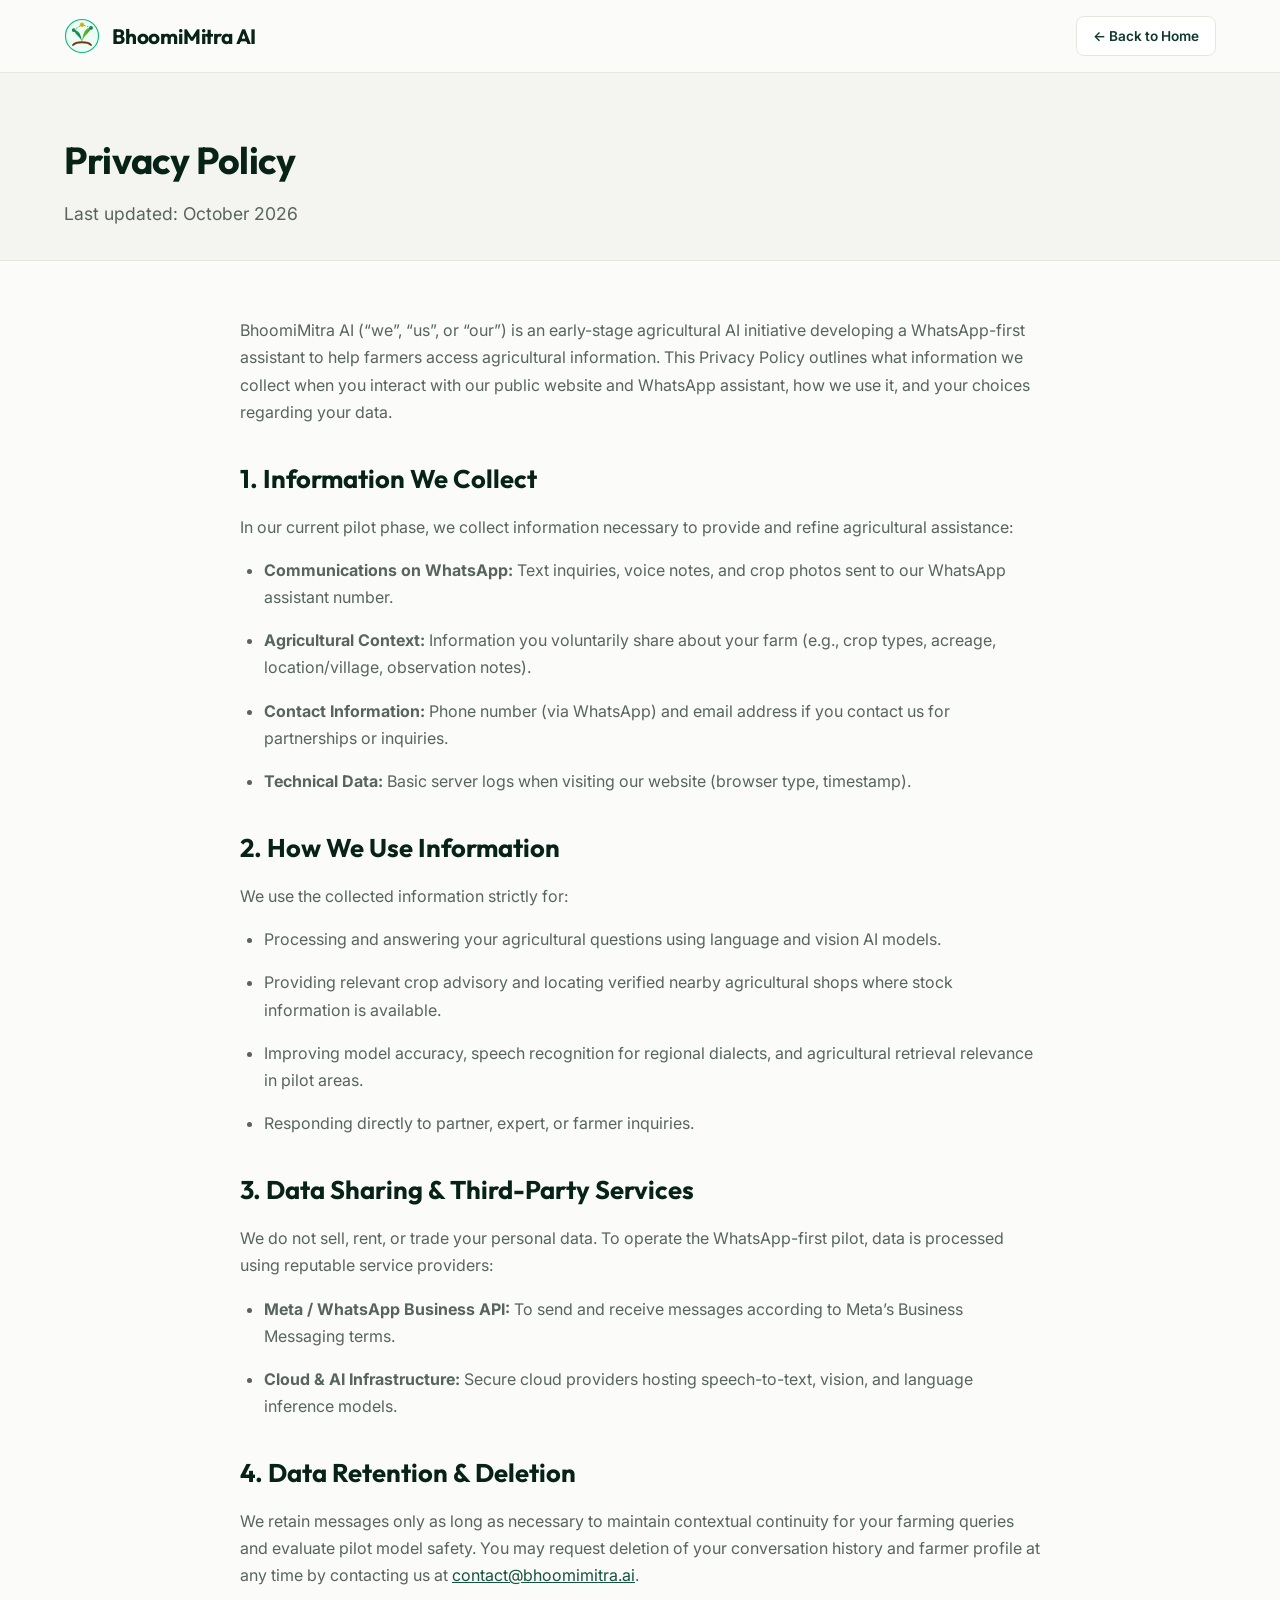
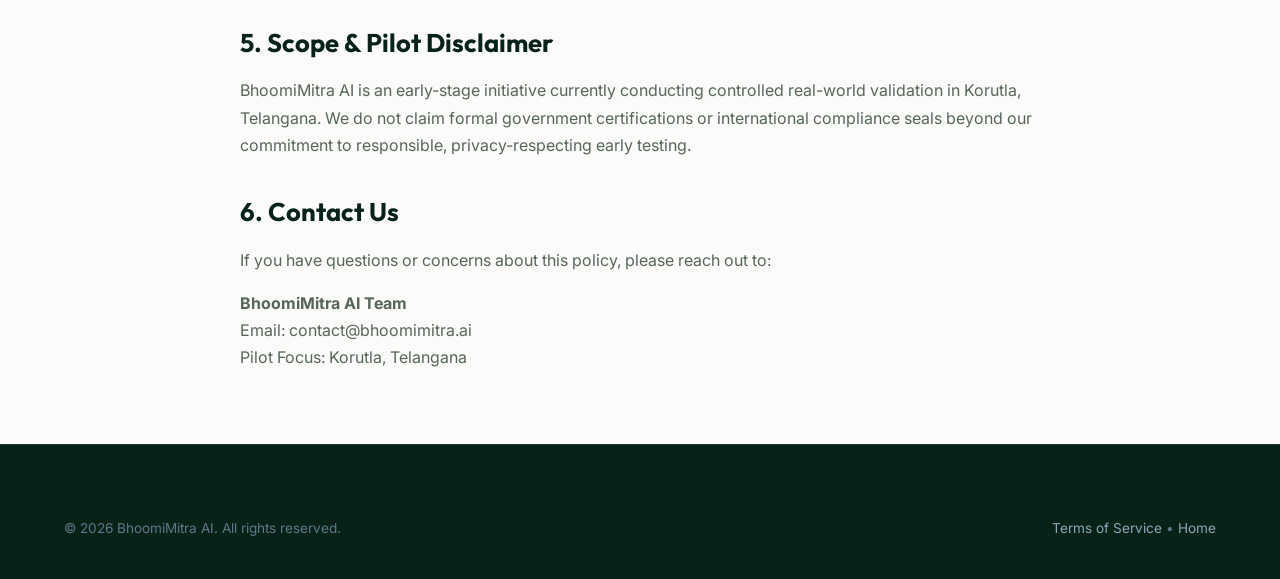
<file: website/privacy.html>
<!DOCTYPE html>
<html lang="en">
<head>
  <meta charset="UTF-8">
  <meta name="viewport" content="width=device-width, initial-scale=1.0">
  <title>Privacy Policy | BhoomiMitra AI</title>
  <meta name="description" content="Privacy Policy for BhoomiMitra AI, early-stage agricultural AI initiative.">
  <link rel="icon" type="image/svg+xml" href="assets/favicon.svg">
  <link rel="stylesheet" href="css/style.css">
</head>
<body>

  <!-- Navbar -->
  <header class="navbar">
    <div class="container nav-container">
      <a href="index.html" class="nav-brand" aria-label="BhoomiMitra AI Home">
        <img src="assets/logo.svg" alt="BhoomiMitra AI Logo" class="brand-icon" width="36" height="36">
        <span class="brand-name">BhoomiMitra AI</span>
      </a>
      <div class="nav-actions">
        <a href="index.html" class="btn btn-secondary btn-sm">← Back to Home</a>
      </div>
    </div>
  </header>

  <!-- Legal Header -->
  <div class="legal-header">
    <div class="container">
      <h1 class="section-title">Privacy Policy</h1>
      <p class="section-desc">Last updated: October 2026</p>
    </div>
  </div>

  <!-- Content -->
  <main class="container legal-content">
    <p>
      BhoomiMitra AI (“we”, “us”, or “our”) is an early-stage agricultural AI initiative developing a WhatsApp-first assistant to help farmers access agricultural information. This Privacy Policy outlines what information we collect when you interact with our public website and WhatsApp assistant, how we use it, and your choices regarding your data.
    </p>

    <h2>1. Information We Collect</h2>
    <p>In our current pilot phase, we collect information necessary to provide and refine agricultural assistance:</p>
    <ul>
      <li><strong>Communications on WhatsApp:</strong> Text inquiries, voice notes, and crop photos sent to our WhatsApp assistant number.</li>
      <li><strong>Agricultural Context:</strong> Information you voluntarily share about your farm (e.g., crop types, acreage, location/village, observation notes).</li>
      <li><strong>Contact Information:</strong> Phone number (via WhatsApp) and email address if you contact us for partnerships or inquiries.</li>
      <li><strong>Technical Data:</strong> Basic server logs when visiting our website (browser type, timestamp).</li>
    </ul>

    <h2>2. How We Use Information</h2>
    <p>We use the collected information strictly for:</p>
    <ul>
      <li>Processing and answering your agricultural questions using language and vision AI models.</li>
      <li>Providing relevant crop advisory and locating verified nearby agricultural shops where stock information is available.</li>
      <li>Improving model accuracy, speech recognition for regional dialects, and agricultural retrieval relevance in pilot areas.</li>
      <li>Responding directly to partner, expert, or farmer inquiries.</li>
    </ul>

    <h2>3. Data Sharing &amp; Third-Party Services</h2>
    <p>
      We do not sell, rent, or trade your personal data. To operate the WhatsApp-first pilot, data is processed using reputable service providers:
    </p>
    <ul>
      <li><strong>Meta / WhatsApp Business API:</strong> To send and receive messages according to Meta’s Business Messaging terms.</li>
      <li><strong>Cloud &amp; AI Infrastructure:</strong> Secure cloud providers hosting speech-to-text, vision, and language inference models.</li>
    </ul>

    <h2>4. Data Retention &amp; Deletion</h2>
    <p>
      We retain messages only as long as necessary to maintain contextual continuity for your farming queries and evaluate pilot model safety. You may request deletion of your conversation history and farmer profile at any time by contacting us at <a href="mailto:contact@bhoomimitra.ai" style="color: var(--color-primary-700); text-decoration: underline;">contact@bhoomimitra.ai</a>.
    </p>

    <h2>5. Scope &amp; Pilot Disclaimer</h2>
    <p>
      BhoomiMitra AI is an early-stage initiative currently conducting controlled real-world validation in Korutla, Telangana. We do not claim formal government certifications or international compliance seals beyond our commitment to responsible, privacy-respecting early testing.
    </p>

    <h2>6. Contact Us</h2>
    <p>
      If you have questions or concerns about this policy, please reach out to:
    </p>
    <p>
      <strong>BhoomiMitra AI Team</strong><br>
      Email: <a href="mailto:contact@bhoomimitra.ai">contact@bhoomimitra.ai</a><br>
      Pilot Focus: Korutla, Telangana
    </p>
  </main>

  <!-- Footer -->
  <footer class="footer">
    <div class="container footer-bottom" style="border: none; padding-top: 0;">
      <div>&copy; 2026 BhoomiMitra AI. All rights reserved.</div>
      <div><a href="terms.html" style="color: #94a3b8;">Terms of Service</a> &bull; <a href="index.html" style="color: #94a3b8;">Home</a></div>
    </div>
  </footer>

</body>
</html>
</file>
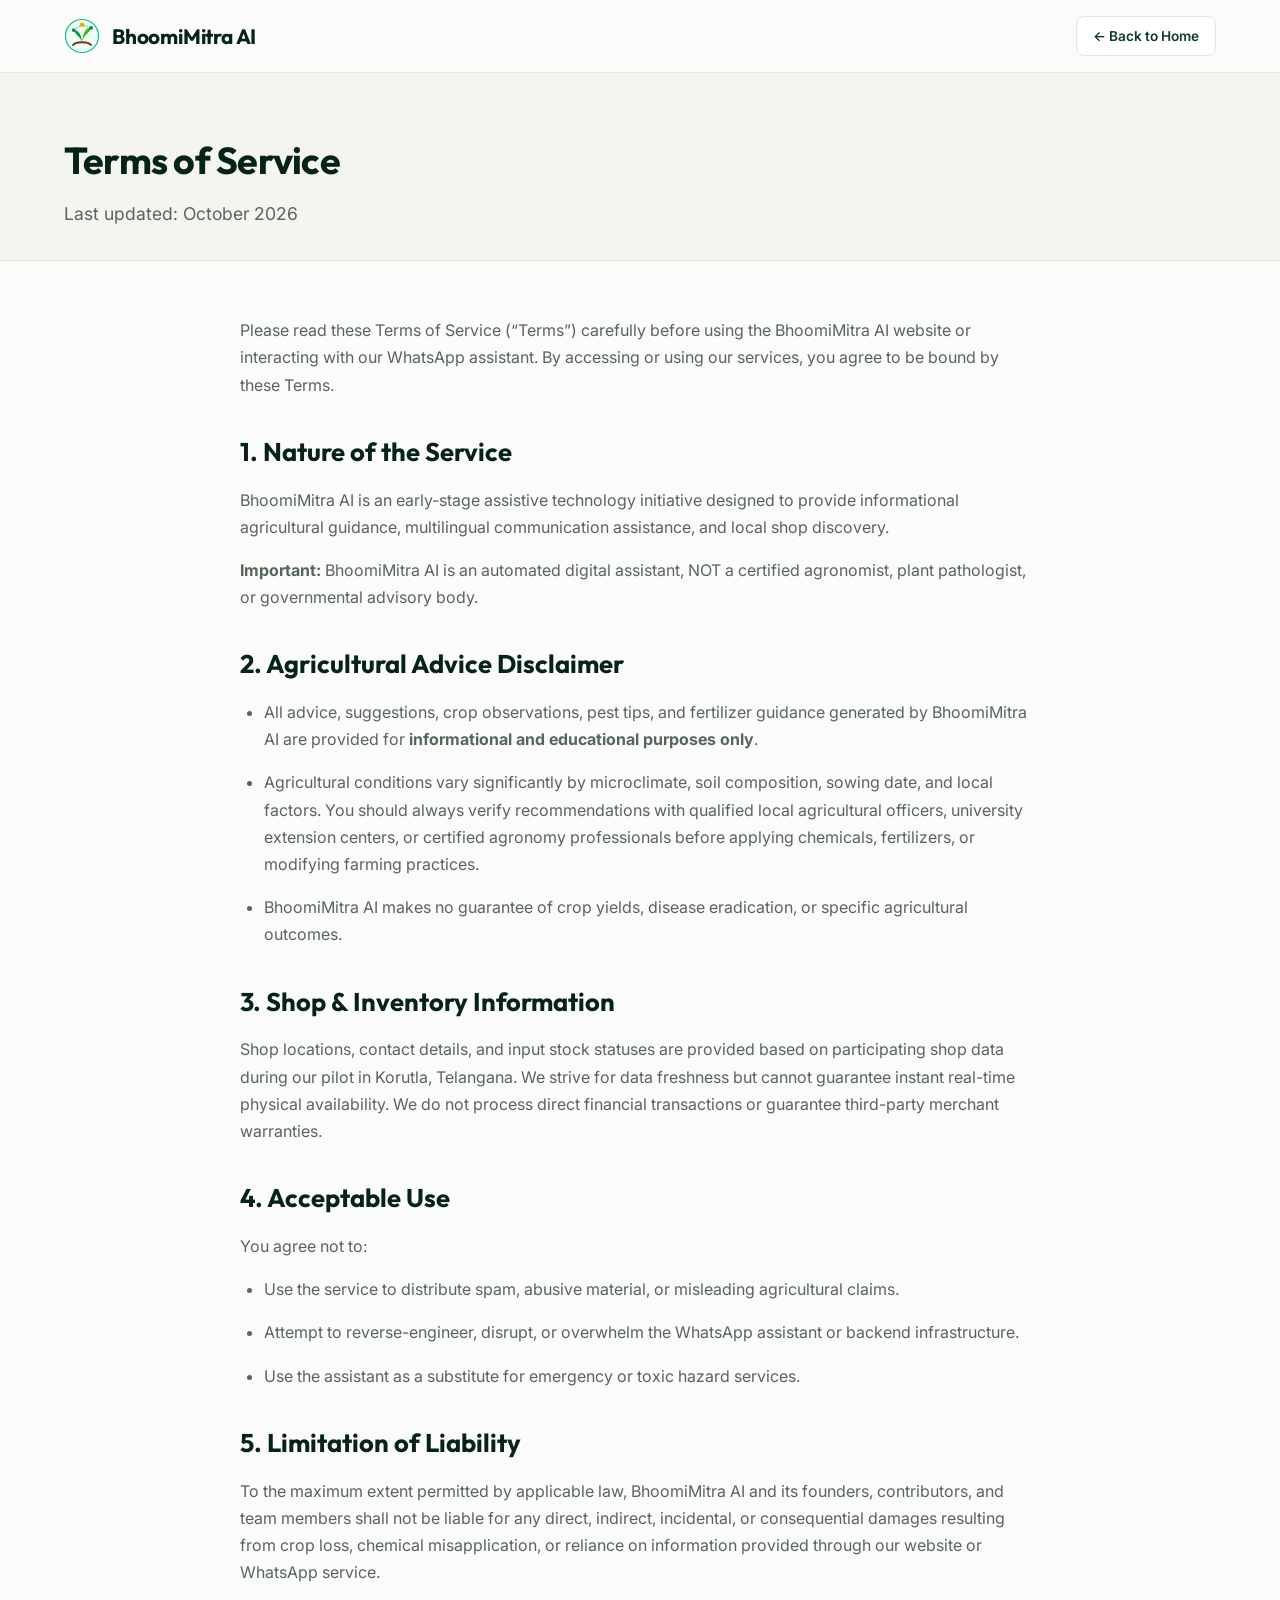
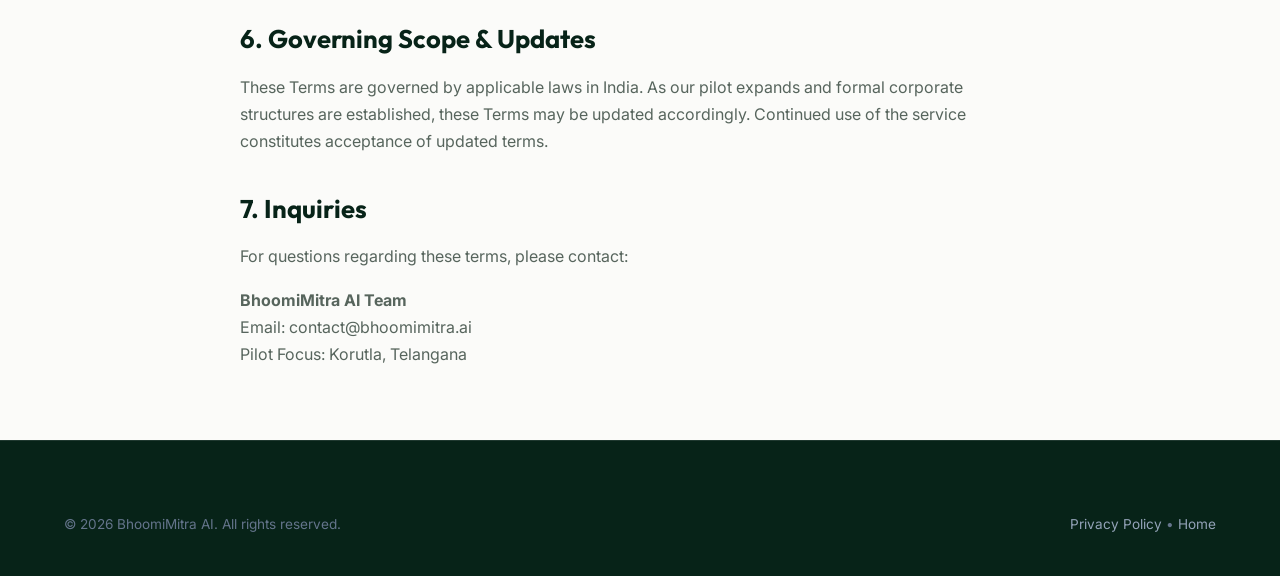
<file: website/terms.html>
<!DOCTYPE html>
<html lang="en">
<head>
  <meta charset="UTF-8">
  <meta name="viewport" content="width=device-width, initial-scale=1.0">
  <title>Terms of Service | BhoomiMitra AI</title>
  <meta name="description" content="Terms of Service for BhoomiMitra AI, early-stage agricultural AI initiative.">
  <link rel="icon" type="image/svg+xml" href="assets/favicon.svg">
  <link rel="stylesheet" href="css/style.css">
</head>
<body>

  <!-- Navbar -->
  <header class="navbar">
    <div class="container nav-container">
      <a href="index.html" class="nav-brand" aria-label="BhoomiMitra AI Home">
        <img src="assets/logo.svg" alt="BhoomiMitra AI Logo" class="brand-icon" width="36" height="36">
        <span class="brand-name">BhoomiMitra AI</span>
      </a>
      <div class="nav-actions">
        <a href="index.html" class="btn btn-secondary btn-sm">← Back to Home</a>
      </div>
    </div>
  </header>

  <!-- Legal Header -->
  <div class="legal-header">
    <div class="container">
      <h1 class="section-title">Terms of Service</h1>
      <p class="section-desc">Last updated: October 2026</p>
    </div>
  </div>

  <!-- Content -->
  <main class="container legal-content">
    <p>
      Please read these Terms of Service (“Terms”) carefully before using the BhoomiMitra AI website or interacting with our WhatsApp assistant. By accessing or using our services, you agree to be bound by these Terms.
    </p>

    <h2>1. Nature of the Service</h2>
    <p>
      BhoomiMitra AI is an early-stage assistive technology initiative designed to provide informational agricultural guidance, multilingual communication assistance, and local shop discovery.
    </p>
    <p>
      <strong>Important:</strong> BhoomiMitra AI is an automated digital assistant, NOT a certified agronomist, plant pathologist, or governmental advisory body.
    </p>

    <h2>2. Agricultural Advice Disclaimer</h2>
    <ul>
      <li>All advice, suggestions, crop observations, pest tips, and fertilizer guidance generated by BhoomiMitra AI are provided for <strong>informational and educational purposes only</strong>.</li>
      <li>Agricultural conditions vary significantly by microclimate, soil composition, sowing date, and local factors. You should always verify recommendations with qualified local agricultural officers, university extension centers, or certified agronomy professionals before applying chemicals, fertilizers, or modifying farming practices.</li>
      <li>BhoomiMitra AI makes no guarantee of crop yields, disease eradication, or specific agricultural outcomes.</li>
    </ul>

    <h2>3. Shop &amp; Inventory Information</h2>
    <p>
      Shop locations, contact details, and input stock statuses are provided based on participating shop data during our pilot in Korutla, Telangana. We strive for data freshness but cannot guarantee instant real-time physical availability. We do not process direct financial transactions or guarantee third-party merchant warranties.
    </p>

    <h2>4. Acceptable Use</h2>
    <p>You agree not to:</p>
    <ul>
      <li>Use the service to distribute spam, abusive material, or misleading agricultural claims.</li>
      <li>Attempt to reverse-engineer, disrupt, or overwhelm the WhatsApp assistant or backend infrastructure.</li>
      <li>Use the assistant as a substitute for emergency or toxic hazard services.</li>
    </ul>

    <h2>5. Limitation of Liability</h2>
    <p>
      To the maximum extent permitted by applicable law, BhoomiMitra AI and its founders, contributors, and team members shall not be liable for any direct, indirect, incidental, or consequential damages resulting from crop loss, chemical misapplication, or reliance on information provided through our website or WhatsApp service.
    </p>

    <h2>6. Governing Scope &amp; Updates</h2>
    <p>
      These Terms are governed by applicable laws in India. As our pilot expands and formal corporate structures are established, these Terms may be updated accordingly. Continued use of the service constitutes acceptance of updated terms.
    </p>

    <h2>7. Inquiries</h2>
    <p>
      For questions regarding these terms, please contact:
    </p>
    <p>
      <strong>BhoomiMitra AI Team</strong><br>
      Email: <a href="mailto:contact@bhoomimitra.ai">contact@bhoomimitra.ai</a><br>
      Pilot Focus: Korutla, Telangana
    </p>
  </main>

  <!-- Footer -->
  <footer class="footer">
    <div class="container footer-bottom" style="border: none; padding-top: 0;">
      <div>&copy; 2026 BhoomiMitra AI. All rights reserved.</div>
      <div><a href="privacy.html" style="color: #94a3b8;">Privacy Policy</a> &bull; <a href="index.html" style="color: #94a3b8;">Home</a></div>
    </div>
  </footer>

</body>
</html>
</file>
<file: website/css/style.css>
/* ==========================================================================
   BhoomiMitra AI — Official Startup Website Stylesheet
   Theme: Agricultural AI / Earth & Precision Tech
   Palette: Deep Forest Green, Natural Green, Warm Off-White, Earth Accents
   ========================================================================== */

@import url('https://fonts.googleapis.com/css2?family=Inter:wght@300;400;500;600;700&family=Outfit:wght@500;600;700;800&display=swap');

:root {
  /* Primary Green Palette */
  --color-primary-900: #072318;
  --color-primary-800: #0f382c;
  --color-primary-700: #14533e;
  --color-primary-600: #196f53;
  --color-primary-500: #10b981;
  --color-primary-400: #34d399;
  --color-primary-100: #dcfce7;
  --color-primary-50:  #f0fdf4;

  /* Earth & Accent Tones */
  --color-earth-800: #78350f;
  --color-earth-600: #b45309;
  --color-earth-100: #fef3c7;
  --color-earth-50:  #fffbeb;

  /* WhatsApp Brand Green */
  --color-whatsapp: #25D366;
  --color-whatsapp-dark: #128C7E;

  /* Neutrals & Slate */
  --color-bg-base: #fbfbf9;
  --color-bg-surface: #ffffff;
  --color-bg-muted: #f4f4f0;
  --color-border: #e6e6df;
  --color-border-light: #f0f0eb;
  
  --color-text-main: #131d17;
  --color-text-muted: #57655d;
  --color-text-light: #7f8d85;
  --color-text-white: #ffffff;

  /* Typography */
  --font-heading: 'Outfit', -apple-system, BlinkMacSystemFont, "Segoe UI", Roboto, sans-serif;
  --font-body: 'Inter', -apple-system, BlinkMacSystemFont, "Segoe UI", Roboto, sans-serif;

  /* Spacing & Layout */
  --container-max-width: 1200px;
  --container-padding: 1.5rem;
  --radius-sm: 8px;
  --radius-md: 14px;
  --radius-lg: 20px;
  --radius-full: 9999px;

  /* Elevation Shadows */
  --shadow-sm: 0 1px 2px rgba(15, 56, 44, 0.05);
  --shadow-md: 0 4px 12px rgba(15, 56, 44, 0.07);
  --shadow-lg: 0 12px 30px rgba(15, 56, 44, 0.09);
  --shadow-xl: 0 20px 40px rgba(15, 56, 44, 0.12);

  /* Transitions */
  --transition-fast: 0.18s ease;
  --transition-normal: 0.28s cubic-bezier(0.16, 1, 0.3, 1);
}

/* --------------------------------------------------------------------------
   Global Reset & Base
   -------------------------------------------------------------------------- */
*, *::before, *::after {
  box-sizing: border-box;
  margin: 0;
  padding: 0;
}

html {
  scroll-behavior: smooth;
  font-size: 16px;
  -webkit-text-size-adjust: 100%;
}

body {
  font-family: var(--font-body);
  background-color: var(--color-bg-base);
  color: var(--color-text-main);
  line-height: 1.65;
  overflow-x: hidden;
  -webkit-font-smoothing: antialiased;
}

img, svg {
  max-width: 100%;
  height: auto;
  display: block;
}

a {
  color: inherit;
  text-decoration: none;
  transition: color var(--transition-fast);
}

button {
  font-family: inherit;
  cursor: pointer;
  border: none;
  background: none;
}

ul, ol {
  list-style: none;
}

/* --------------------------------------------------------------------------
   Layout Utilities
   -------------------------------------------------------------------------- */
.container {
  max-width: var(--container-max-width);
  margin-left: auto;
  margin-right: auto;
  padding-left: var(--container-padding);
  padding-right: var(--container-padding);
}

.section {
  padding: 5rem 0;
  position: relative;
}

.section-muted {
  background-color: var(--color-bg-muted);
}

.section-dark {
  background-color: var(--color-primary-900);
  color: var(--color-text-white);
}

.section-header {
  text-align: center;
  max-width: 720px;
  margin: 0 auto 3.5rem;
}

.section-eyebrow {
  display: inline-flex;
  align-items: center;
  gap: 0.5rem;
  font-family: var(--font-body);
  font-size: 0.85rem;
  font-weight: 700;
  text-transform: uppercase;
  letter-spacing: 0.08em;
  color: var(--color-primary-600);
  background-color: var(--color-primary-50);
  border: 1px solid var(--color-primary-100);
  padding: 0.35rem 0.85rem;
  border-radius: var(--radius-full);
  margin-bottom: 1rem;
}

.section-dark .section-eyebrow {
  background-color: rgba(52, 211, 153, 0.15);
  color: var(--color-primary-400);
  border-color: rgba(52, 211, 153, 0.3);
}

.section-title {
  font-family: var(--font-heading);
  font-size: 2.35rem;
  font-weight: 700;
  line-height: 1.25;
  color: var(--color-primary-900);
  letter-spacing: -0.02em;
  margin-bottom: 1rem;
}

.section-dark .section-title {
  color: #ffffff;
}

.section-desc {
  font-size: 1.1rem;
  color: var(--color-text-muted);
  line-height: 1.6;
}

.section-dark .section-desc {
  color: #a7b7b0;
}

/* --------------------------------------------------------------------------
   Navigation Bar
   -------------------------------------------------------------------------- */
.navbar {
  position: sticky;
  top: 0;
  z-index: 1000;
  background-color: rgba(251, 251, 249, 0.92);
  backdrop-filter: blur(12px);
  -webkit-backdrop-filter: blur(12px);
  border-bottom: 1px solid var(--color-border);
  transition: all var(--transition-normal);
}

.nav-container {
  display: flex;
  align-items: center;
  justify-content: space-between;
  height: 72px;
}

.nav-brand {
  display: flex;
  align-items: center;
  gap: 0.75rem;
}

.brand-icon {
  width: 36px;
  height: 36px;
}

.brand-name {
  font-family: var(--font-heading);
  font-size: 1.3rem;
  font-weight: 700;
  color: var(--color-primary-900);
  letter-spacing: -0.01em;
}

.brand-tag-badge {
  font-size: 0.7rem;
  font-weight: 600;
  background-color: var(--color-primary-100);
  color: var(--color-primary-700);
  padding: 0.15rem 0.5rem;
  border-radius: var(--radius-full);
  margin-left: 0.25rem;
}

.nav-links {
  display: flex;
  align-items: center;
  gap: 1.5rem;
}

.nav-link {
  font-size: 0.95rem;
  font-weight: 500;
  color: var(--color-text-muted);
  position: relative;
  padding: 0.5rem 0;
}

.nav-link:hover, .nav-link:focus {
  color: var(--color-primary-700);
}

.nav-actions {
  display: flex;
  align-items: center;
  gap: 1rem;
}

.mobile-toggle {
  display: none;
  flex-direction: column;
  justify-content: space-between;
  width: 28px;
  height: 20px;
  background: transparent;
  border: none;
  cursor: pointer;
  padding: 0;
  z-index: 1001;
}

.mobile-toggle span {
  display: block;
  height: 2px;
  width: 100%;
  background-color: var(--color-primary-900);
  border-radius: 2px;
  transition: all 0.25s ease-in-out;
}

/* Mobile Drawer Base (Hidden on Desktop) */
.mobile-nav {
  display: none;
}

/* --------------------------------------------------------------------------
   Buttons & CTAs
   -------------------------------------------------------------------------- */
.btn {
  display: inline-flex;
  align-items: center;
  justify-content: center;
  gap: 0.6rem;
  padding: 0.8rem 1.6rem;
  border-radius: var(--radius-md);
  font-size: 0.95rem;
  font-weight: 600;
  text-decoration: none;
  transition: all var(--transition-fast);
  cursor: pointer;
}

.btn-primary {
  background-color: var(--color-primary-800);
  color: #ffffff;
  box-shadow: 0 4px 14px rgba(15, 56, 44, 0.2);
}

.btn-primary:hover {
  background-color: var(--color-primary-700);
  transform: translateY(-2px);
  box-shadow: 0 6px 18px rgba(15, 56, 44, 0.25);
  color: #ffffff;
}

.btn-whatsapp {
  background-color: var(--color-whatsapp);
  color: #ffffff;
  box-shadow: 0 4px 14px rgba(37, 211, 102, 0.3);
}

.btn-whatsapp:hover {
  background-color: #20bd5a;
  transform: translateY(-2px);
  box-shadow: 0 6px 20px rgba(37, 211, 102, 0.4);
  color: #ffffff;
}

.btn-secondary {
  background-color: #ffffff;
  color: var(--color-primary-800);
  border: 1px solid var(--color-border);
}

.btn-secondary:hover {
  background-color: var(--color-primary-50);
  border-color: var(--color-primary-400);
  transform: translateY(-2px);
}

.btn-sm {
  padding: 0.5rem 1rem;
  font-size: 0.85rem;
  border-radius: var(--radius-sm);
}

.btn-lg {
  padding: 0.95rem 1.9rem;
  font-size: 1.05rem;
}

/* --------------------------------------------------------------------------
   Hero Section
   -------------------------------------------------------------------------- */
.hero-section {
  padding: 5rem 0 4.5rem;
  background: radial-gradient(circle at 80% 20%, rgba(220, 252, 231, 0.4) 0%, transparent 60%),
              radial-gradient(circle at 10% 70%, rgba(254, 243, 199, 0.3) 0%, transparent 50%),
              var(--color-bg-base);
  border-bottom: 1px solid var(--color-border-light);
}

.hero-grid {
  display: grid;
  grid-template-columns: 1.1fr 1fr;
  gap: 3rem;
  align-items: center;
}

.hero-content {
  max-width: 600px;
}

.hero-badge {
  display: inline-flex;
  align-items: center;
  gap: 0.5rem;
  font-size: 0.85rem;
  font-weight: 600;
  color: var(--color-primary-800);
  background: rgba(220, 252, 231, 0.7);
  border: 1px solid var(--color-primary-100);
  padding: 0.35rem 0.9rem;
  border-radius: var(--radius-full);
  margin-bottom: 1.5rem;
}

.hero-badge .pulse-dot {
  width: 8px;
  height: 8px;
  border-radius: 50%;
  background-color: var(--color-whatsapp);
  display: inline-block;
  box-shadow: 0 0 0 0 rgba(37, 211, 102, 0.7);
  animation: pulseGreen 2s infinite;
}

@keyframes pulseGreen {
  0% { transform: scale(0.95); box-shadow: 0 0 0 0 rgba(37, 211, 102, 0.7); }
  70% { transform: scale(1); box-shadow: 0 0 0 8px rgba(37, 211, 102, 0); }
  100% { transform: scale(0.95); box-shadow: 0 0 0 0 rgba(37, 211, 102, 0); }
}

.hero-headline {
  font-family: var(--font-heading);
  font-size: 3.2rem;
  font-weight: 800;
  line-height: 1.15;
  color: var(--color-primary-900);
  letter-spacing: -0.03em;
  margin-bottom: 1.25rem;
}

.hero-headline span.accent {
  color: var(--color-primary-600);
}

.hero-subheadline {
  font-size: 1.2rem;
  line-height: 1.6;
  color: var(--color-text-muted);
  margin-bottom: 2rem;
}

.hero-actions {
  display: flex;
  flex-wrap: wrap;
  gap: 1rem;
  margin-bottom: 2rem;
}

.hero-trust-bar {
  display: flex;
  align-items: center;
  gap: 1.5rem;
  padding-top: 1.5rem;
  border-top: 1px solid var(--color-border);
  font-size: 0.85rem;
  color: var(--color-text-light);
}

.hero-trust-bar span {
  display: flex;
  align-items: center;
  gap: 0.4rem;
}

.hero-visual {
  position: relative;
  display: flex;
  justify-content: center;
}

.hero-illustration-wrapper {
  width: 100%;
  background: #ffffff;
  border: 1px solid var(--color-border);
  border-radius: var(--radius-lg);
  padding: 1.25rem;
  box-shadow: var(--shadow-lg);
  position: relative;
}

/* --------------------------------------------------------------------------
   Product Highlights / Trust Cards
   -------------------------------------------------------------------------- */
.highlights-grid {
  display: grid;
  grid-template-columns: repeat(3, 1fr);
  gap: 1.75rem;
}

.highlight-card {
  background-color: var(--color-bg-surface);
  border: 1px solid var(--color-border);
  border-radius: var(--radius-md);
  padding: 2rem 1.75rem;
  transition: all var(--transition-normal);
  display: flex;
  flex-direction: column;
}

.highlight-card:hover {
  transform: translateY(-4px);
  box-shadow: var(--shadow-md);
  border-color: var(--color-primary-400);
}

.card-icon-box {
  width: 48px;
  height: 48px;
  border-radius: var(--radius-sm);
  background-color: var(--color-primary-50);
  border: 1px solid var(--color-primary-100);
  display: flex;
  align-items: center;
  justify-content: center;
  font-size: 1.5rem;
  margin-bottom: 1.25rem;
}

.card-title {
  font-family: var(--font-heading);
  font-size: 1.25rem;
  font-weight: 700;
  color: var(--color-primary-900);
  margin-bottom: 0.5rem;
}

.card-desc {
  font-size: 0.95rem;
  color: var(--color-text-muted);
  line-height: 1.55;
}

/* --------------------------------------------------------------------------
   How It Works (4-Step Flow)
   -------------------------------------------------------------------------- */
.steps-grid {
  display: grid;
  grid-template-columns: repeat(4, 1fr);
  gap: 1.5rem;
  position: relative;
}

.step-card {
  background-color: var(--color-bg-surface);
  border: 1px solid var(--color-border);
  border-radius: var(--radius-md);
  padding: 2rem 1.5rem;
  position: relative;
  transition: all var(--transition-fast);
}

.step-card:hover {
  border-color: var(--color-primary-500);
  box-shadow: var(--shadow-sm);
}

.step-number {
  font-family: var(--font-heading);
  font-size: 1.8rem;
  font-weight: 800;
  color: var(--color-primary-600);
  opacity: 0.85;
  margin-bottom: 0.75rem;
}

.step-title {
  font-family: var(--font-heading);
  font-size: 1.35rem;
  font-weight: 700;
  color: var(--color-primary-900);
  margin-bottom: 0.5rem;
}

.step-desc {
  font-size: 0.95rem;
  color: var(--color-text-muted);
  line-height: 1.5;
}

.how-it-works-note {
  margin-top: 2.5rem;
  text-align: center;
  padding: 1rem 1.5rem;
  background-color: var(--color-primary-50);
  border: 1px solid var(--color-primary-100);
  border-radius: var(--radius-md);
  max-width: 680px;
  margin-left: auto;
  margin-right: auto;
  font-size: 0.95rem;
  font-weight: 500;
  color: var(--color-primary-800);
}

/* --------------------------------------------------------------------------
   Real Farming Questions / Conversation Cards
   -------------------------------------------------------------------------- */
.conversations-grid {
  display: grid;
  grid-template-columns: 1fr 1fr;
  gap: 2rem;
}

.conversation-card {
  background-color: #ffffff;
  border: 1px solid var(--color-border);
  border-radius: var(--radius-lg);
  padding: 2rem;
  box-shadow: var(--shadow-md);
  display: flex;
  flex-direction: column;
}

.conversation-header {
  display: flex;
  align-items: center;
  justify-content: space-between;
  margin-bottom: 1.5rem;
  padding-bottom: 1rem;
  border-bottom: 1px solid var(--color-border-light);
}

.convo-tag {
  display: inline-flex;
  align-items: center;
  gap: 0.4rem;
  font-size: 0.8rem;
  font-weight: 600;
  padding: 0.25rem 0.7rem;
  border-radius: var(--radius-full);
}

.tag-disease {
  background-color: #fee2e2;
  color: #991b1b;
}

.tag-stock {
  background-color: #e0e7ff;
  color: #3730a3;
}

.chat-bubble-container {
  display: flex;
  flex-direction: column;
  gap: 1.25rem;
  flex-grow: 1;
}

.chat-bubble {
  max-width: 88%;
  padding: 1rem 1.25rem;
  border-radius: var(--radius-md);
  font-size: 0.95rem;
  line-height: 1.55;
  position: relative;
}

.chat-bubble-farmer {
  align-self: flex-start;
  background-color: #f1f5f9;
  border: 1px solid #e2e8f0;
  color: #0f172a;
  border-bottom-left-radius: 4px;
}

.chat-bubble-farmer .bubble-author {
  font-size: 0.75rem;
  font-weight: 700;
  text-transform: uppercase;
  color: #475569;
  margin-bottom: 0.35rem;
}

.chat-bubble-ai {
  align-self: flex-end;
  background-color: #ecfdf5;
  border: 1px solid #bbf7d0;
  color: #064e3b;
  border-bottom-right-radius: 4px;
}

.chat-bubble-ai .bubble-author {
  font-size: 0.75rem;
  font-weight: 700;
  text-transform: uppercase;
  color: #059669;
  margin-bottom: 0.35rem;
}

.conversation-note {
  margin-top: 1.25rem;
  padding-top: 0.85rem;
  border-top: 1px dashed var(--color-border);
  font-size: 0.82rem;
  color: var(--color-text-light);
  font-style: italic;
}

/* --------------------------------------------------------------------------
   Why WhatsApp Section
   -------------------------------------------------------------------------- */
.why-wa-grid {
  display: grid;
  grid-template-columns: 1fr 1fr;
  gap: 3rem;
  align-items: center;
}

.wa-features-list {
  display: flex;
  flex-direction: column;
  gap: 1.25rem;
}

.wa-feature-item {
  display: flex;
  align-items: flex-start;
  gap: 1rem;
  background-color: var(--color-bg-surface);
  border: 1px solid var(--color-border);
  border-radius: var(--radius-md);
  padding: 1.25rem 1.5rem;
  transition: all var(--transition-fast);
}

.wa-feature-item:hover {
  border-color: var(--color-whatsapp);
  transform: translateX(4px);
}

.wa-feature-icon {
  font-size: 1.4rem;
  background-color: #ecfdf5;
  color: var(--color-whatsapp-dark);
  width: 40px;
  height: 40px;
  border-radius: 50%;
  display: flex;
  align-items: center;
  justify-content: center;
  flex-shrink: 0;
}

.wa-feature-text h4 {
  font-family: var(--font-heading);
  font-size: 1.1rem;
  font-weight: 700;
  color: var(--color-primary-900);
  margin-bottom: 0.25rem;
}

.wa-feature-text p {
  font-size: 0.9rem;
  color: var(--color-text-muted);
}

.wa-phone-mockup {
  background: #ffffff;
  border: 1px solid var(--color-border);
  border-radius: 28px;
  padding: 1.5rem;
  box-shadow: var(--shadow-xl);
  max-width: 420px;
  margin: 0 auto;
}

.wa-phone-header {
  background-color: #075e54;
  color: #ffffff;
  border-radius: 14px 14px 0 0;
  padding: 0.85rem 1rem;
  display: flex;
  align-items: center;
  gap: 0.75rem;
}

.wa-phone-body {
  background-color: #efeae2;
  background-image: radial-gradient(#d1d7db 1px, transparent 1px);
  background-size: 16px 16px;
  padding: 1.25rem 1rem;
  border-radius: 0 0 14px 14px;
  display: flex;
  flex-direction: column;
  gap: 0.85rem;
}

/* --------------------------------------------------------------------------
   Agricultural Intelligence Section
   -------------------------------------------------------------------------- */
.tech-grid {
  display: grid;
  grid-template-columns: repeat(3, 1fr);
  gap: 1.5rem;
}

.tech-card {
  background-color: rgba(255, 255, 255, 0.05);
  border: 1px solid rgba(255, 255, 255, 0.1);
  border-radius: var(--radius-md);
  padding: 1.75rem;
  transition: all var(--transition-fast);
}

.tech-card:hover {
  background-color: rgba(255, 255, 255, 0.09);
  border-color: var(--color-primary-400);
  transform: translateY(-2px);
}

.tech-icon {
  font-size: 1.5rem;
  margin-bottom: 1rem;
}

.tech-title {
  font-family: var(--font-heading);
  font-size: 1.15rem;
  font-weight: 700;
  color: #ffffff;
  margin-bottom: 0.4rem;
}

.tech-desc {
  font-size: 0.9rem;
  color: #94a3b8;
  line-height: 1.5;
}

/* --------------------------------------------------------------------------
   Safety & Trust Section (Crucial)
   -------------------------------------------------------------------------- */
.safety-box {
  background-color: var(--color-bg-surface);
  border: 2px solid #fed7aa;
  border-radius: var(--radius-lg);
  padding: 2.5rem;
  box-shadow: var(--shadow-md);
}

.safety-header {
  display: flex;
  align-items: center;
  gap: 1rem;
  margin-bottom: 1.5rem;
}

.safety-header-icon {
  font-size: 2rem;
  color: var(--color-earth-600);
}

.safety-pillars {
  display: grid;
  grid-template-columns: repeat(2, 1fr);
  gap: 1.5rem;
  margin-top: 1.5rem;
}

.safety-pillar-item {
  display: flex;
  align-items: flex-start;
  gap: 0.85rem;
}

.safety-pillar-icon {
  color: var(--color-earth-600);
  font-size: 1.2rem;
  margin-top: 0.1rem;
}

.safety-pillar-text h4 {
  font-family: var(--font-heading);
  font-size: 1.05rem;
  font-weight: 700;
  color: var(--color-primary-900);
  margin-bottom: 0.2rem;
}

.safety-pillar-text p {
  font-size: 0.9rem;
  color: var(--color-text-muted);
}

/* --------------------------------------------------------------------------
   Pilot Section
   -------------------------------------------------------------------------- */
.pilot-card {
  background: linear-gradient(135deg, #072318 0%, #0f382c 100%);
  color: #ffffff;
  border-radius: var(--radius-lg);
  padding: 3rem;
  box-shadow: var(--shadow-xl);
  position: relative;
  overflow: hidden;
}

.pilot-card::after {
  content: "";
  position: absolute;
  top: -50px;
  right: -50px;
  width: 250px;
  height: 250px;
  border-radius: 50%;
  background: radial-gradient(circle, rgba(52, 211, 153, 0.15) 0%, transparent 70%);
}

.pilot-tag {
  display: inline-flex;
  align-items: center;
  gap: 0.5rem;
  background-color: rgba(52, 211, 153, 0.15);
  border: 1px solid rgba(52, 211, 153, 0.3);
  color: var(--color-primary-400);
  padding: 0.35rem 0.85rem;
  border-radius: var(--radius-full);
  font-size: 0.85rem;
  font-weight: 600;
  margin-bottom: 1.25rem;
}

.pilot-title {
  font-family: var(--font-heading);
  font-size: 2.2rem;
  font-weight: 700;
  margin-bottom: 0.75rem;
}

.pilot-location {
  font-size: 1.25rem;
  color: #a7f3d0;
  margin-bottom: 1.5rem;
  display: flex;
  align-items: center;
  gap: 0.5rem;
}

.pilot-desc {
  font-size: 1.1rem;
  line-height: 1.6;
  color: #cbd5e1;
  max-width: 680px;
  margin-bottom: 2rem;
}

.pilot-metrics-grid {
  display: grid;
  grid-template-columns: repeat(3, 1fr);
  gap: 1.5rem;
  padding-top: 1.75rem;
  border-top: 1px solid rgba(255, 255, 255, 0.15);
}

.metric-item {
  background-color: rgba(255, 255, 255, 0.05);
  padding: 1.25rem;
  border-radius: var(--radius-sm);
  border: 1px solid rgba(255, 255, 255, 0.08);
}

.metric-label {
  font-size: 0.8rem;
  text-transform: uppercase;
  letter-spacing: 0.05em;
  color: #94a3b8;
  margin-bottom: 0.25rem;
}

.metric-value {
  font-family: var(--font-heading);
  font-size: 1.35rem;
  font-weight: 700;
  color: #ffffff;
}

.metric-badge {
  display: inline-block;
  font-size: 0.75rem;
  padding: 0.2rem 0.5rem;
  border-radius: var(--radius-full);
  background-color: rgba(234, 179, 8, 0.2);
  color: #fde047;
  margin-top: 0.35rem;
}

/* --------------------------------------------------------------------------
   Vision Section
   -------------------------------------------------------------------------- */
.vision-banner {
  text-align: center;
  max-width: 800px;
  margin: 0 auto;
  padding: 3rem 2rem;
  background-color: var(--color-bg-surface);
  border: 1px solid var(--color-border);
  border-radius: var(--radius-lg);
  box-shadow: var(--shadow-sm);
}

.vision-title {
  font-family: var(--font-heading);
  font-size: 2.1rem;
  font-weight: 700;
  color: var(--color-primary-900);
  margin-bottom: 1.25rem;
  line-height: 1.3;
}

.vision-text {
  font-size: 1.15rem;
  color: var(--color-text-muted);
  line-height: 1.65;
}

/* --------------------------------------------------------------------------
   CTA / For Farmers Section
   -------------------------------------------------------------------------- */
.for-farmers-banner {
  background: radial-gradient(circle at 10% 50%, #064e3b 0%, #062b1f 100%);
  color: #ffffff;
  border-radius: var(--radius-lg);
  padding: 3.5rem 3rem;
  display: flex;
  align-items: center;
  justify-content: space-between;
  gap: 2rem;
  box-shadow: var(--shadow-lg);
}

.for-farmers-content h3 {
  font-family: var(--font-heading);
  font-size: 2.1rem;
  font-weight: 700;
  margin-bottom: 0.75rem;
}

.for-farmers-content p {
  font-size: 1.15rem;
  color: #a7f3d0;
  max-width: 580px;
}

/* --------------------------------------------------------------------------
   Partners & Expert Section
   -------------------------------------------------------------------------- */
.partners-card {
  background-color: var(--color-bg-surface);
  border: 1px solid var(--color-border);
  border-radius: var(--radius-lg);
  padding: 3rem 2.5rem;
  display: flex;
  align-items: center;
  justify-content: space-between;
  gap: 2rem;
}

.partners-content h3 {
  font-family: var(--font-heading);
  font-size: 1.75rem;
  font-weight: 700;
  color: var(--color-primary-900);
  margin-bottom: 0.5rem;
}

.partners-content p {
  font-size: 1.05rem;
  color: var(--color-text-muted);
  max-width: 620px;
}

/* --------------------------------------------------------------------------
   About Section
   -------------------------------------------------------------------------- */
.about-grid {
  display: grid;
  grid-template-columns: 1.2fr 1fr;
  gap: 3rem;
  align-items: center;
}

.about-text p {
  font-size: 1.05rem;
  color: var(--color-text-muted);
  margin-bottom: 1.25rem;
  line-height: 1.65;
}

.about-specs-card {
  background-color: var(--color-bg-surface);
  border: 1px solid var(--color-border);
  border-radius: var(--radius-md);
  padding: 2rem;
  box-shadow: var(--shadow-sm);
}

.about-specs-list {
  display: flex;
  flex-direction: column;
  gap: 1rem;
}

.about-spec-row {
  display: flex;
  justify-content: space-between;
  padding-bottom: 0.75rem;
  border-bottom: 1px solid var(--color-border-light);
  font-size: 0.95rem;
}

.about-spec-label {
  color: var(--color-text-light);
  font-weight: 500;
}

.about-spec-value {
  color: var(--color-primary-900);
  font-weight: 600;
  text-align: right;
}

/* --------------------------------------------------------------------------
   Contact Section
   -------------------------------------------------------------------------- */
.contact-grid {
  display: grid;
  grid-template-columns: repeat(4, 1fr);
  gap: 1.5rem;
}

.contact-card {
  background-color: var(--color-bg-surface);
  border: 1px solid var(--color-border);
  border-radius: var(--radius-md);
  padding: 1.75rem;
  text-align: center;
  transition: all var(--transition-fast);
  display: flex;
  flex-direction: column;
  align-items: center;
}

.contact-card:hover {
  border-color: var(--color-primary-500);
  transform: translateY(-3px);
  box-shadow: var(--shadow-sm);
}

.contact-icon {
  font-size: 2rem;
  margin-bottom: 1rem;
}

.contact-label {
  font-family: var(--font-heading);
  font-size: 1.1rem;
  font-weight: 700;
  color: var(--color-primary-900);
  margin-bottom: 0.35rem;
}

.contact-detail {
  font-size: 0.9rem;
  color: var(--color-text-muted);
  word-break: break-all;
}

/* --------------------------------------------------------------------------
   Footer
   -------------------------------------------------------------------------- */
.footer {
  background-color: var(--color-primary-900);
  color: #ffffff;
  padding: 4.5rem 0 2.5rem;
  border-top: 1px solid rgba(255, 255, 255, 0.1);
}

.footer-top {
  display: grid;
  grid-template-columns: 1.5fr 2fr;
  gap: 3rem;
  margin-bottom: 3.5rem;
}

.footer-brand {
  max-width: 360px;
}

.footer-brand .brand-name {
  color: #ffffff;
  font-size: 1.4rem;
}

.footer-tagline {
  color: var(--color-primary-400);
  font-size: 0.95rem;
  font-weight: 600;
  margin: 0.5rem 0 1rem;
}

.footer-desc {
  font-size: 0.9rem;
  color: #94a3b8;
  line-height: 1.55;
}

.footer-links-grid {
  display: grid;
  grid-template-columns: repeat(3, 1fr);
  gap: 2rem;
}

.footer-column-title {
  font-family: var(--font-heading);
  font-size: 1rem;
  font-weight: 700;
  color: #ffffff;
  margin-bottom: 1rem;
  letter-spacing: 0.02em;
}

.footer-menu {
  display: flex;
  flex-direction: column;
  gap: 0.65rem;
}

.footer-menu a {
  color: #94a3b8;
  font-size: 0.9rem;
}

.footer-menu a:hover {
  color: var(--color-primary-400);
}

.footer-bottom {
  display: flex;
  align-items: center;
  justify-content: space-between;
  padding-top: 2rem;
  border-top: 1px solid rgba(255, 255, 255, 0.1);
  font-size: 0.85rem;
  color: #64748b;
}

/* --------------------------------------------------------------------------
   Legal & Static Pages (Privacy, Terms)
   -------------------------------------------------------------------------- */
.legal-header {
  padding: 4rem 0 2rem;
  background-color: var(--color-bg-muted);
  border-bottom: 1px solid var(--color-border);
}

.legal-content {
  padding: 3.5rem 0;
  max-width: 800px;
  margin: 0 auto;
}

.legal-content h2 {
  font-family: var(--font-heading);
  font-size: 1.6rem;
  color: var(--color-primary-900);
  margin: 2rem 0 0.85rem;
}

.legal-content p, .legal-content li {
  font-size: 1rem;
  color: var(--color-text-muted);
  line-height: 1.7;
  margin-bottom: 1rem;
}

.legal-content ul {
  list-style: disc;
  padding-left: 1.5rem;
  margin-bottom: 1.25rem;
}

/* --------------------------------------------------------------------------
   Responsive Breakpoints
   -------------------------------------------------------------------------- */
@media (max-width: 1024px) {
  .hero-headline {
    font-size: 2.75rem;
  }
  .highlights-grid {
    grid-template-columns: repeat(2, 1fr);
  }
  .steps-grid {
    grid-template-columns: repeat(2, 1fr);
  }
  .tech-grid {
    grid-template-columns: repeat(2, 1fr);
  }
  .contact-grid {
    grid-template-columns: repeat(2, 1fr);
  }
}

@media (max-width: 768px) {
  .nav-links, .nav-actions .btn {
    display: none;
  }
  .mobile-toggle {
    display: flex;
  }

  /* Mobile Drawer Menu */
  .mobile-nav {
    display: none;
    position: fixed;
    top: 72px;
    left: 0;
    right: 0;
    bottom: 0;
    background-color: #ffffff;
    padding: 2rem var(--container-padding);
    overflow-y: auto;
    z-index: 999;
    flex-direction: column;
    gap: 1.25rem;
    box-shadow: var(--shadow-lg);
  }

  .mobile-nav.active {
    display: flex;
  }

  .mobile-nav .nav-link {
    font-size: 1.15rem;
    font-weight: 600;
    color: var(--color-primary-900);
    padding: 0.5rem 0;
    border-bottom: 1px solid var(--color-border-light);
  }

  .mobile-nav .btn-whatsapp {
    margin-top: 1rem;
    width: 100%;
  }

  .hero-grid {
    grid-template-columns: 1fr;
    gap: 2.5rem;
  }

  .hero-headline {
    font-size: 2.3rem;
  }

  .hero-subheadline {
    font-size: 1.05rem;
  }

  .highlights-grid {
    grid-template-columns: 1fr;
  }

  .steps-grid {
    grid-template-columns: 1fr;
  }

  .conversations-grid {
    grid-template-columns: 1fr;
  }

  .why-wa-grid {
    grid-template-columns: 1fr;
  }

  .tech-grid {
    grid-template-columns: 1fr;
  }

  .safety-pillars {
    grid-template-columns: 1fr;
  }

  .pilot-card {
    padding: 2rem 1.5rem;
  }

  .pilot-metrics-grid {
    grid-template-columns: 1fr;
  }

  .for-farmers-banner, .partners-card {
    flex-direction: column;
    align-items: flex-start;
    padding: 2rem 1.5rem;
  }

  .about-grid {
    grid-template-columns: 1fr;
  }

  .contact-grid {
    grid-template-columns: 1fr;
  }

  .footer-top {
    grid-template-columns: 1fr;
  }

  .footer-links-grid {
    grid-template-columns: 1fr 1fr;
  }

  .footer-bottom {
    flex-direction: column;
    gap: 1rem;
    text-align: center;
  }
}
</file>
